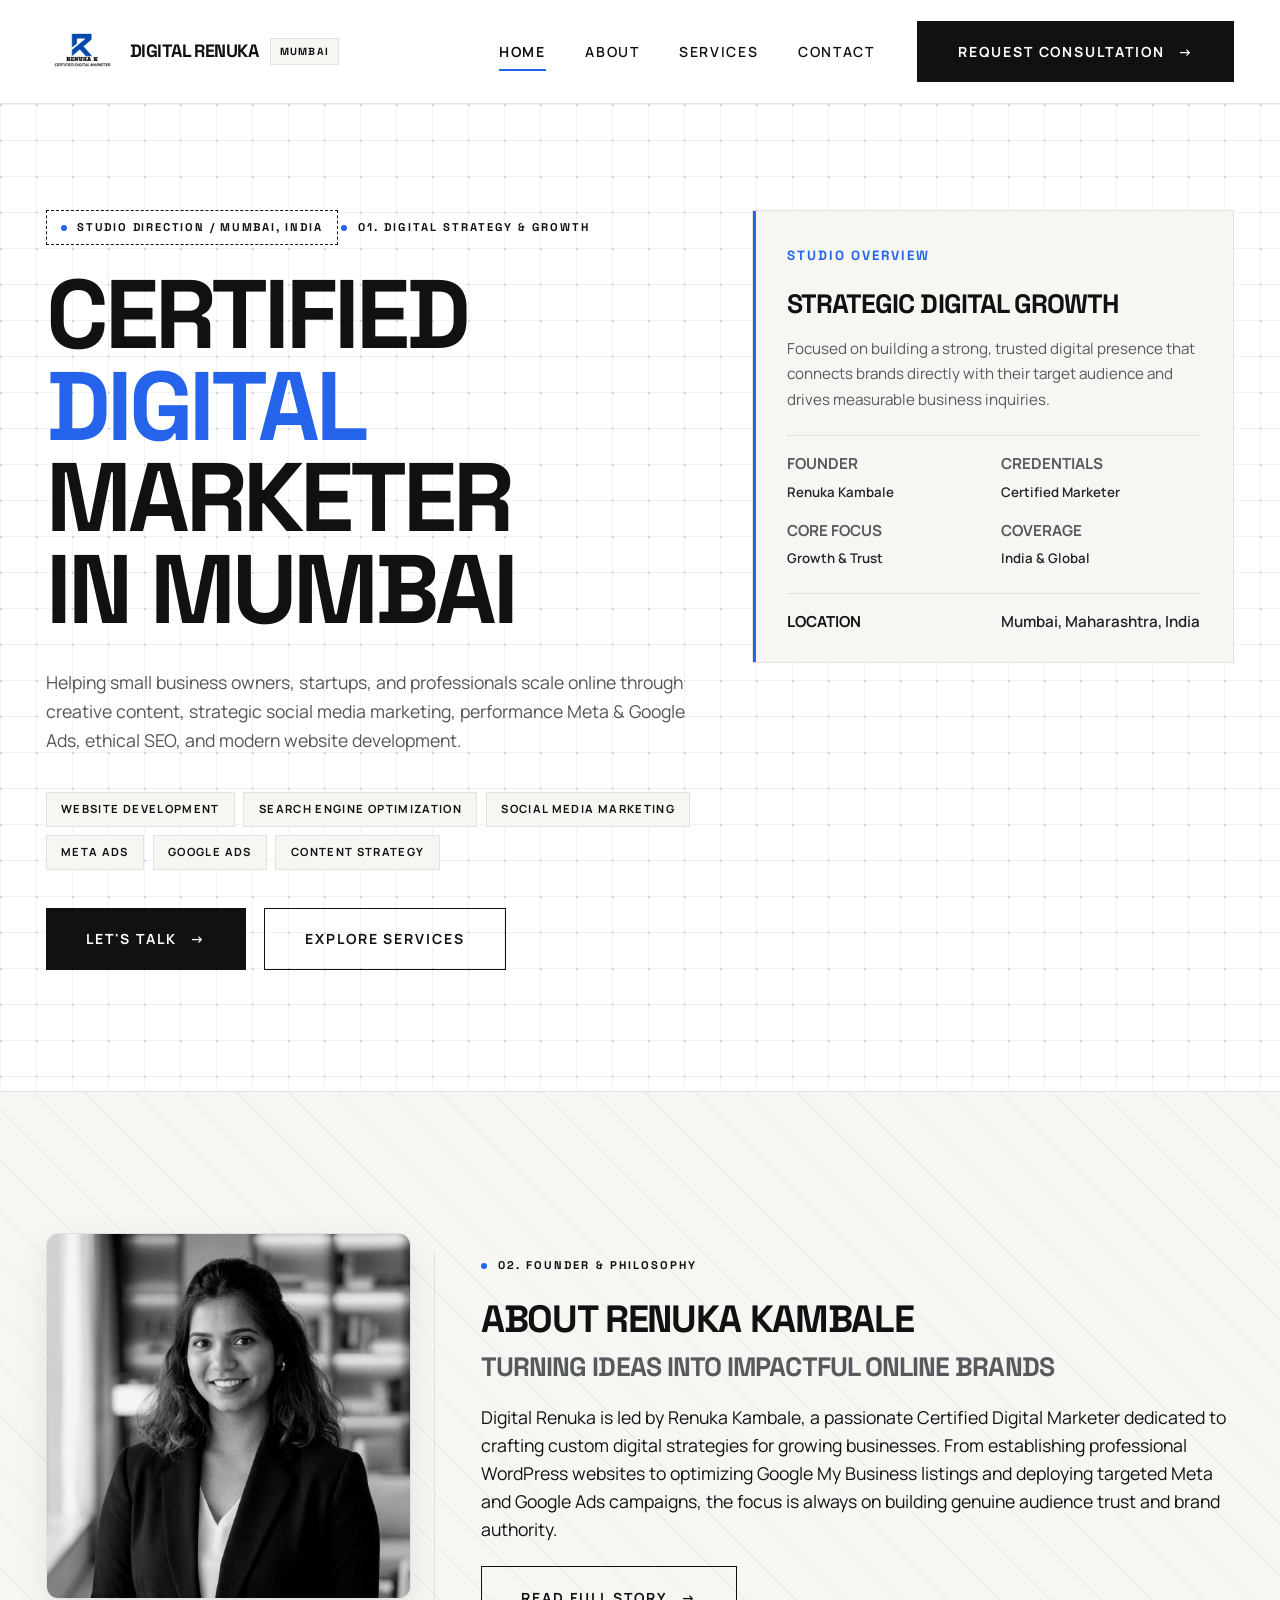
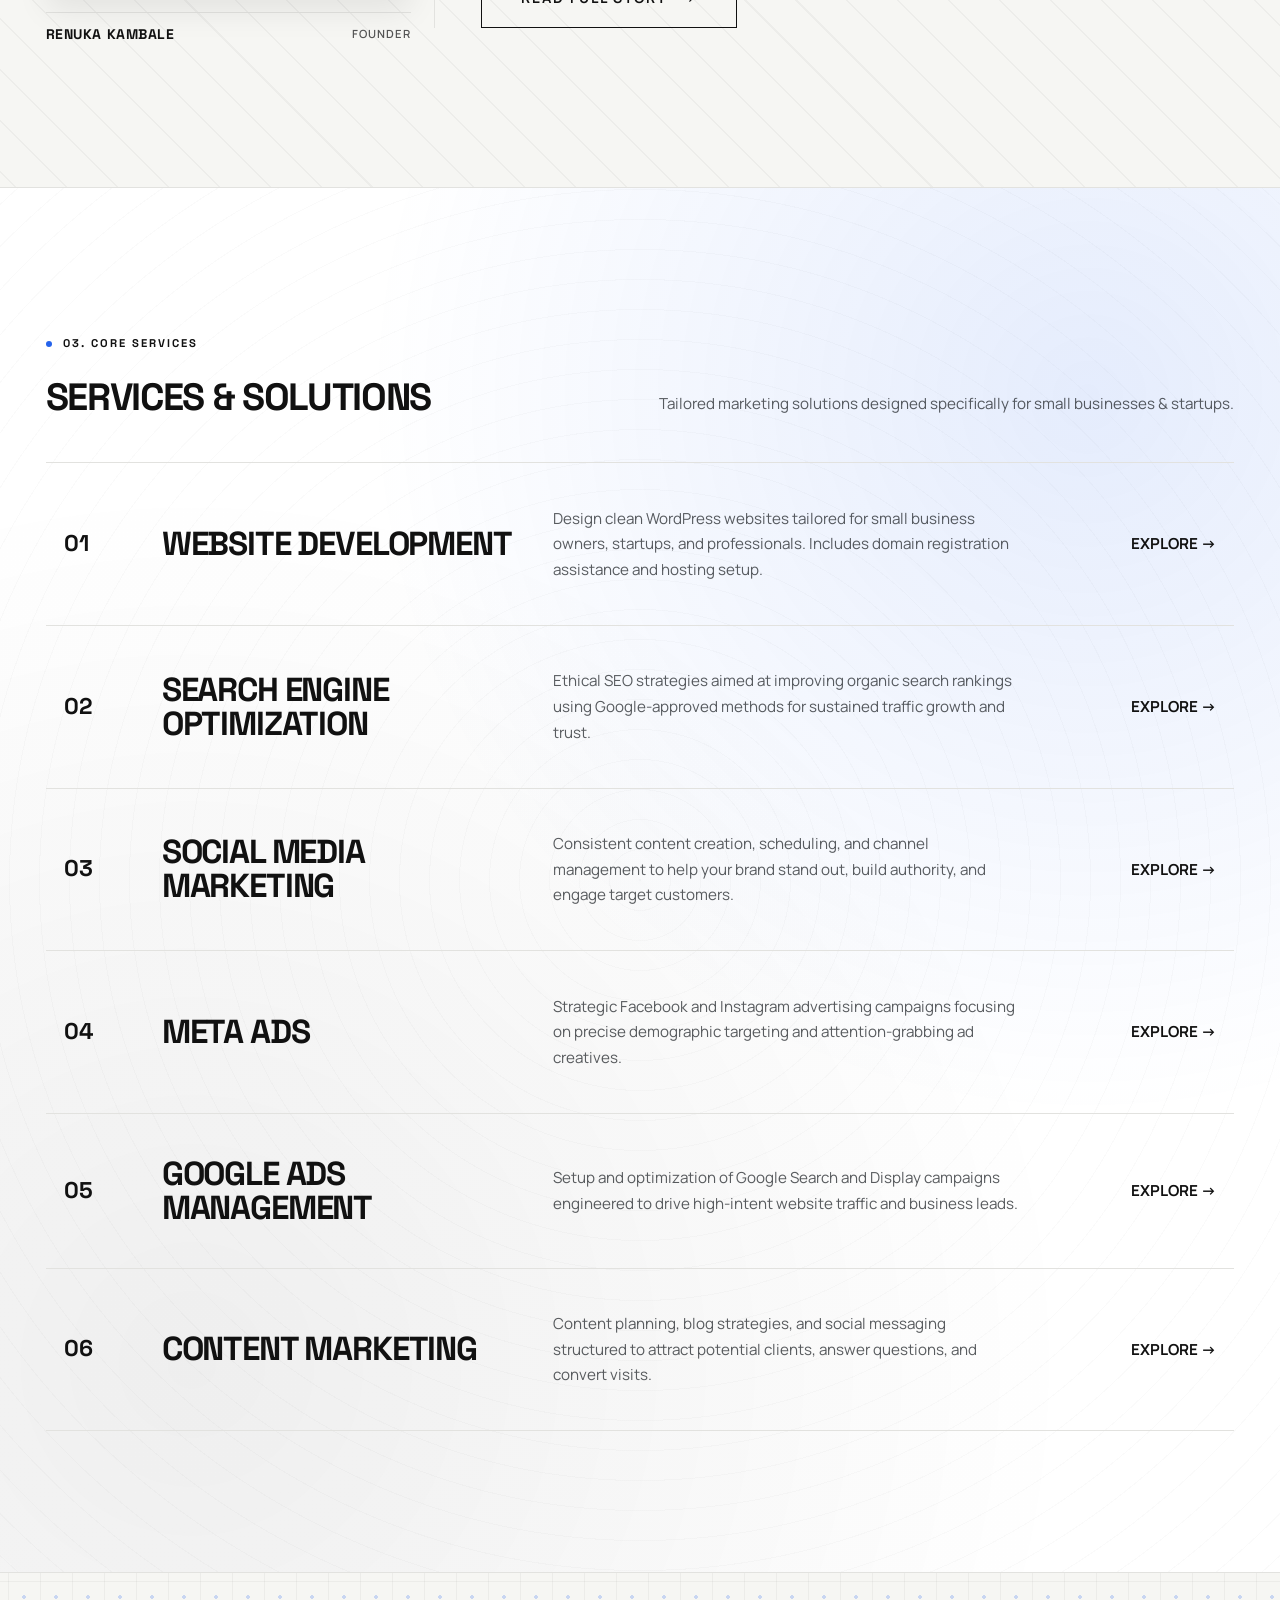
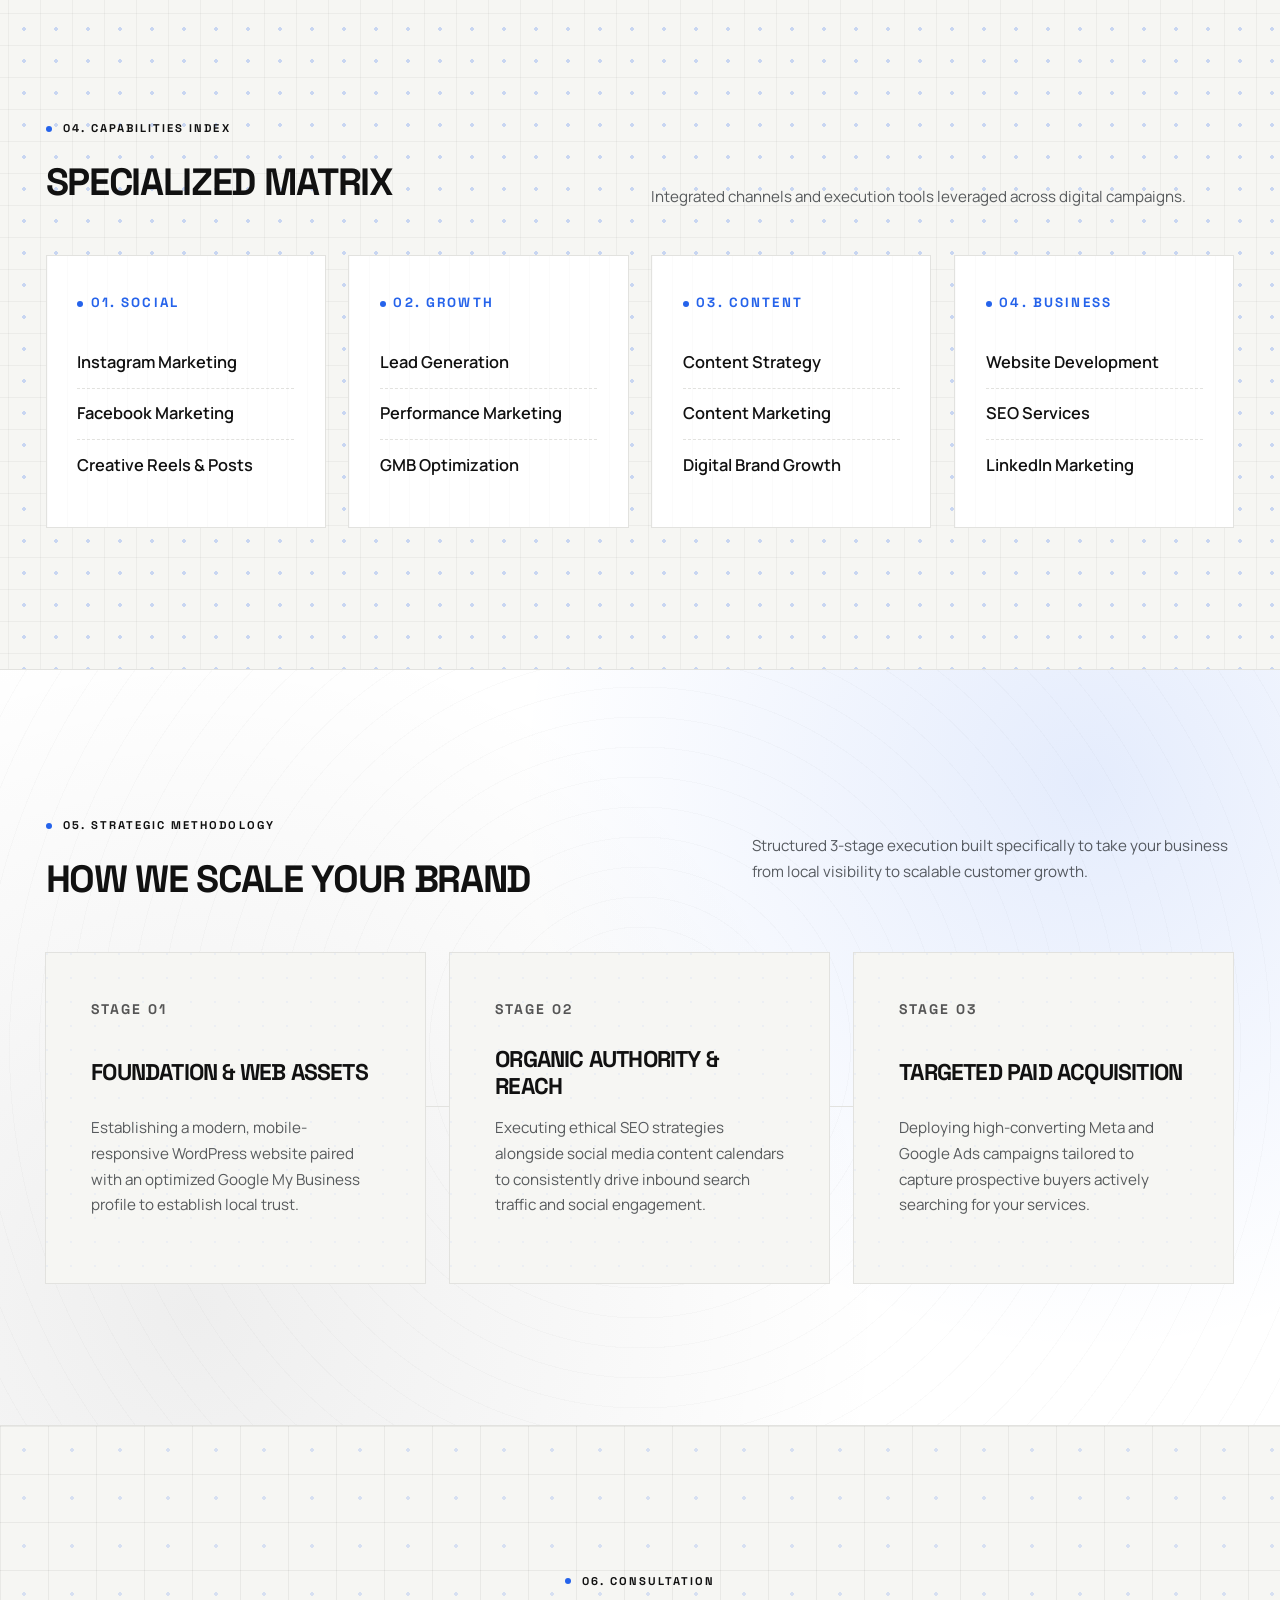
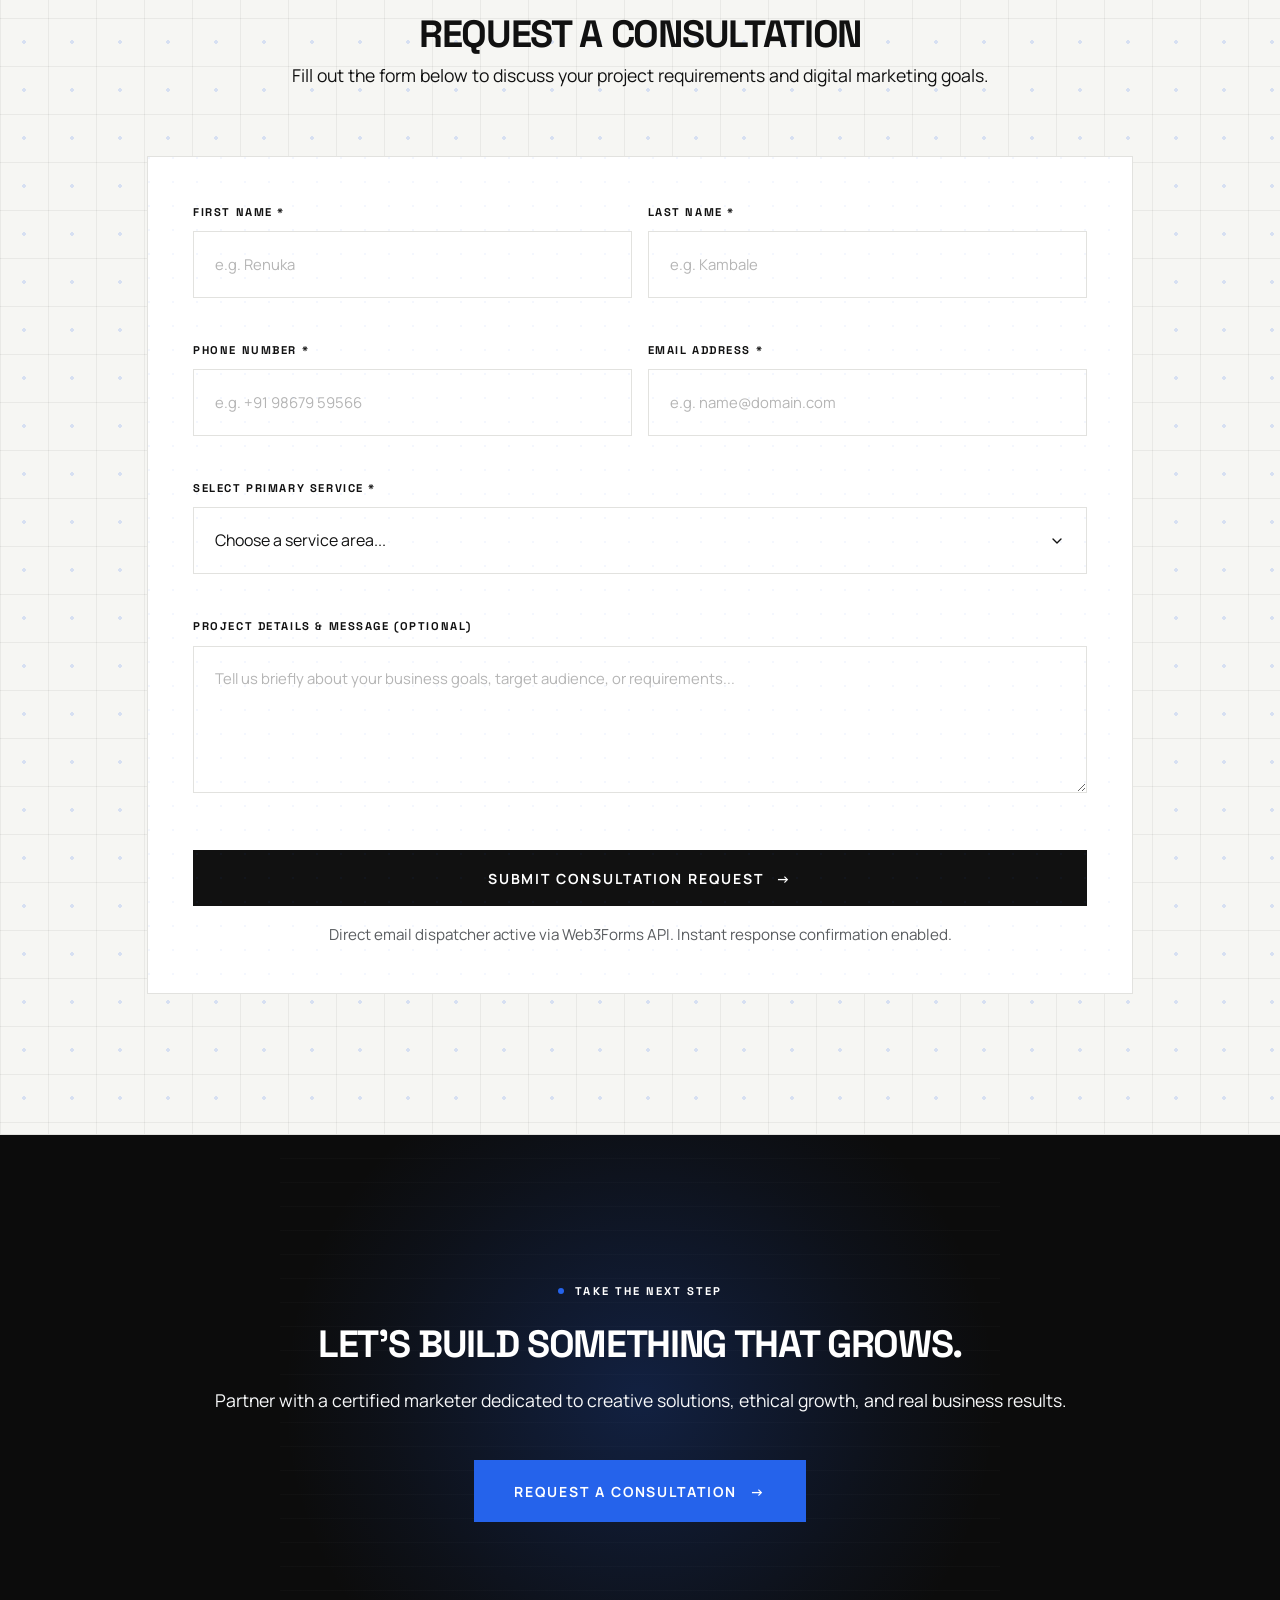
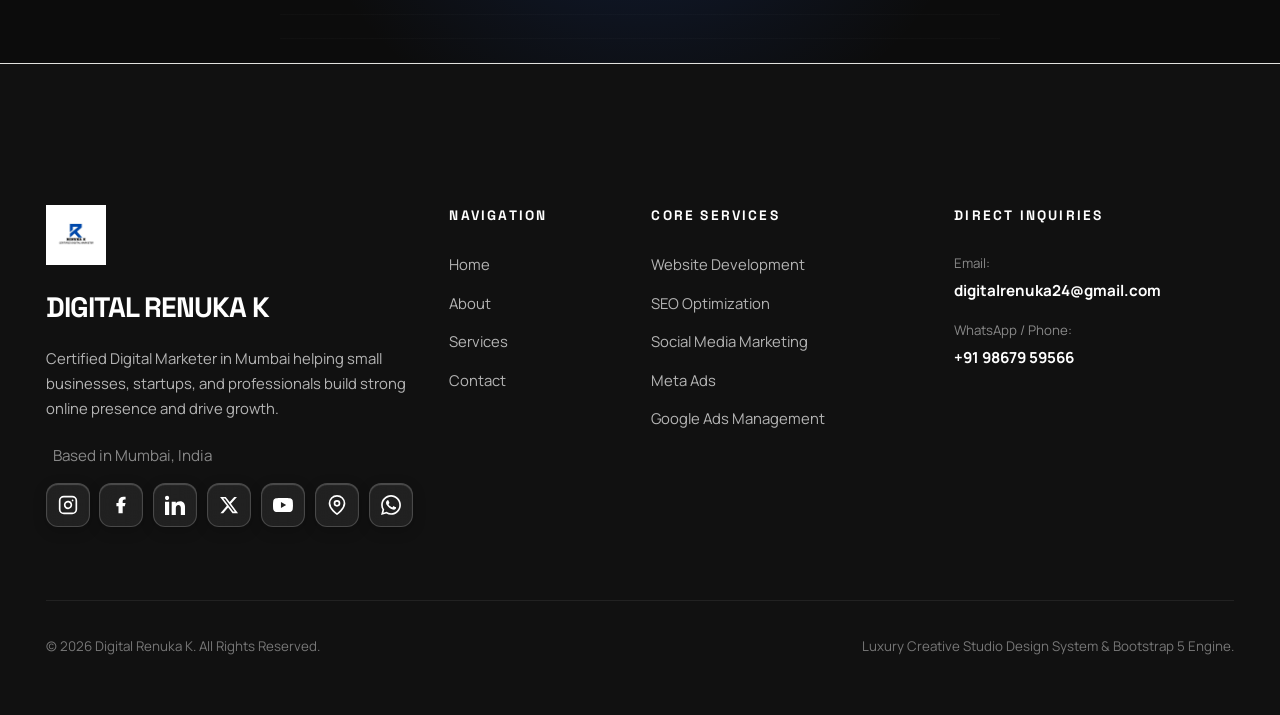
<file: index.html>
<!DOCTYPE html>
<html lang="en">

<head>
  <meta charset="UTF-8">
  <meta name="viewport" content="width=device-width, initial-scale=1.0">
  <title>Digital Renuka | Certified Digital Marketer in Mumbai</title>
  <meta name="description"
    content="Certified Digital Marketer in Mumbai. Helping small business owners, startups, and professionals grow through Social Media, SEO, Web Development, Meta Ads & Google Ads.">
  <meta name="author" content="Digital Renuka">
  <meta name="robots" content="index, follow">
  <link rel="icon" type="image/jpeg" href="images/logo/logo.jpeg">

  <!-- Canonical & Open Graph Metadata -->
  <link rel="canonical" href="https://digitalrenuka.in/">
  <meta property="og:title" content="Digital Renuka | Certified Digital Marketer in Mumbai">
  <meta property="og:description"
    content="Helping small businesses and startups grow through social media marketing, ethical SEO, web development, Meta & Google Ads.">
  <meta property="og:url" content="https://digitalrenuka.in/">
  <meta property="og:type" content="website">
  <meta property="og:site_name" content="Digital Renuka">

  <!-- Premium Modern Grotesk Google Fonts -->
  <link rel="preconnect" href="https://fonts.googleapis.com">
  <link rel="preconnect" href="https://fonts.gstatic.com" crossorigin>
  <link
    href="https://fonts.googleapis.com/css2?family=Manrope:wght@400;500;600;700;800&family=Space+Grotesk:wght@500;600;700;800&display=swap"
    rel="stylesheet">

  <!-- Bootstrap 5 CSS -->
  <link rel="stylesheet" href="https://cdn.jsdelivr.net/npm/bootstrap@5.3.3/dist/css/bootstrap.min.css">

  <!-- Custom Luxury Design System & Responsive CSS -->
  <link rel="stylesheet" href="css/style.css">
  <link rel="stylesheet" href="css/responsive.css">
</head>

<body>

  <!-- ==========================================================================
       HEADER & NAVIGATION
       ========================================================================== -->
  <header>
    <nav class="navbar navbar-expand-lg navbar-custom" aria-label="Main Navigation">
      <div class="container-fluid px-md-5">

        <!-- Brand Logo / Wordmark -->
        <a class="navbar-brand" href="index.html" aria-label="Digital Renuka Home">
          <img src="images/logo/logo.jpeg" alt="Digital Renuka Logo" class="brand-logo-img">
          <span class="d-none d-sm-inline-block">DIGITAL RENUKA</span>
          <span class="navbar-brand-badge">MUMBAI</span>
        </a>

        <!-- Mobile Toggler -->
        <button class="navbar-toggler-custom navbar-toggler d-lg-none" type="button" data-bs-toggle="collapse"
          data-bs-target="#mainNavbar" aria-controls="mainNavbar" aria-expanded="false"
          aria-label="Toggle navigation menu">
          <span class="toggler-icon-bar"></span>
          <span class="toggler-icon-bar"></span>
          <span class="toggler-icon-bar"></span>
        </button>

        <!-- Navbar Links -->
        <div class="collapse navbar-collapse justify-content-end" id="mainNavbar">
          <ul class="navbar-nav me-lg-4">
            <li class="nav-item">
              <a class="nav-link active" href="index.html" aria-current="page">Home</a>
            </li>
            <li class="nav-item">
              <a class="nav-link" href="about.html">About</a>
            </li>
            <li class="nav-item">
              <a class="nav-link" href="services.html">Services</a>
            </li>
            <li class="nav-item">
              <a class="nav-link" href="contact.html">Contact</a>
            </li>
          </ul>

          <!-- Primary Header CTA -->
          <a href="contact.html" class="btn-editorial btn-editorial-black">
            Request Consultation <span class="btn-arrow" aria-hidden="true">&rarr;</span>
          </a>
        </div>

      </div>
    </nav>
  </header>

  <main id="main-content">

    <!-- ==========================================================================
         HERO SECTION (SIGNATURE EDITORIAL AREA)
         ========================================================================== -->
    <section class="hero-editorial" aria-label="Hero Introduction">
      <div class="hero-bg-pattern" aria-hidden="true"></div>

      <div class="container-fluid px-md-5 position-relative z-1">
        <div class="row align-items-start">

          <div class="col-lg-7 pe-lg-5">
            <div class="human-signature-stamp">
              <span class="stamp-dot" aria-hidden="true"></span> STUDIO DIRECTION / MUMBAI, INDIA
            </div>

            <span class="section-label">01. Digital Strategy & Growth</span>

            <h1 class="hero-title">
              CERTIFIED<br>
              <span class="hero-accent-text">DIGITAL</span><br>
              MARKETER<br>
              IN MUMBAI
            </h1>

            <p class="hero-subtitle">
              Helping small business owners, startups, and professionals scale online through creative content,
              strategic social media marketing, performance Meta & Google Ads, ethical SEO, and modern website
              development.
            </p>

            <!-- Verified Service Pills -->
            <div class="hero-tag-group" aria-label="Core Service Areas">
              <span class="hero-tag">Website Development</span>
              <span class="hero-tag">Search Engine Optimization</span>
              <span class="hero-tag">Social Media Marketing</span>
              <span class="hero-tag">Meta Ads</span>
              <span class="hero-tag">Google Ads</span>
              <span class="hero-tag">Content Strategy</span>
            </div>

            <!-- Hero Action Buttons -->
            <div class="btn-group-mobile-stack">
              <a href="contact.html" class="btn-editorial btn-editorial-black me-sm-3">
                Let's Talk <span class="btn-arrow" aria-hidden="true">&rarr;</span>
              </a>
              <a href="services.html" class="btn-editorial btn-editorial-outline">
                Explore Services
              </a>
            </div>
          </div>

          <!-- Right Column Editorial Feature Block -->
          <div class="col-lg-5 mt-5 mt-lg-0">
            <div class="hero-feature-box">
              <span class="hero-feature-number">STUDIO OVERVIEW</span>
              <h2 class="h3 font-editorial fw-bold text-uppercase mb-3">STRATEGIC DIGITAL GROWTH</h2>
              <p class="mb-4 text-muted">
                Focused on building a strong, trusted digital presence that connects brands directly with their target
                audience and drives measurable business inquiries.
              </p>

              <!-- Studio Key Highlights -->
              <div class="border-top-thin pt-3 mb-4">
                <div class="row g-3">
                  <div class="col-6">
                    <span class="micro-text text-uppercase fw-bold text-muted d-block mb-1">FOUNDER</span>
                    <span class="fw-semibold small text-dark d-block">Renuka Kambale</span>
                  </div>
                  <div class="col-6">
                    <span class="micro-text text-uppercase fw-bold text-muted d-block mb-1">CREDENTIALS</span>
                    <span class="fw-semibold small text-dark d-block">Certified Marketer</span>
                  </div>
                  <div class="col-6">
                    <span class="micro-text text-uppercase fw-bold text-muted d-block mb-1">CORE FOCUS</span>
                    <span class="fw-semibold small text-dark d-block">Growth & Trust</span>
                  </div>
                  <div class="col-6">
                    <span class="micro-text text-uppercase fw-bold text-muted d-block mb-1">COVERAGE</span>
                    <span class="fw-semibold small text-dark d-block">India & Global</span>
                  </div>
                </div>
              </div>

              <div class="border-top-thin pt-3">
                <div class="d-flex justify-content-between align-items-center">
                  <span class="text-uppercase fw-bold micro-text">Location</span>
                  <span class="fw-semibold text-dark">Mumbai, Maharashtra, India</span>
                </div>
              </div>
            </div>
          </div>

        </div>
      </div>
    </section>

    <!-- ==========================================================================
         ABOUT INTRODUCTION SECTION
         ========================================================================== -->
    <section class="section-padding bg-off-white border-bottom-thin position-relative overflow-hidden"
      aria-label="About Introduction">
      <div class="bg-pattern-diagonal" aria-hidden="true"></div>
      <div class="container-fluid px-md-5 position-relative z-1">
        <div class="row align-items-center g-5">

          <div class="col-lg-4">
            <div class="founder-photo-wrapper">
              <div class="founder-photo-card">
                <img src="images/renuka.jpg" alt="Renuka Kambale - Founder & Certified Digital Marketer"
                  class="founder-photo-img">
              </div>
              <div class="founder-photo-caption">
                <span class="caption-name">Renuka Kambale</span>
                <span class="caption-role">Founder</span>
              </div>
            </div>
          </div>

          <div class="col-lg-8 border-lg-left ps-lg-5">
            <span class="section-label">02. Founder & Philosophy</span>
            <h2 class="display-heading h1 text-uppercase mb-3">ABOUT RENUKA KAMBALE</h2>
            <h3 class="display-heading h3 text-uppercase mb-4 text-muted">
              TURNING IDEAS INTO IMPACTFUL ONLINE BRANDS
            </h3>
            <p class="lead-text mb-4">
              Digital Renuka is led by Renuka Kambale, a passionate Certified Digital Marketer dedicated to crafting
              custom digital strategies for growing businesses. From establishing professional WordPress websites to
              optimizing Google My Business listings and deploying targeted Meta and Google Ads campaigns, the focus is
              always on building genuine audience trust and brand authority.
            </p>
            <a href="about.html" class="btn-editorial btn-editorial-outline">
              Read Full Story <span class="btn-arrow" aria-hidden="true">&rarr;</span>
            </a>
          </div>

        </div>
      </div>
    </section>

    <!-- ==========================================================================
         CORE SERVICES OVERVIEW (EDITORIAL SERVICE SYSTEM)
         ========================================================================== -->
    <section class="section-padding border-bottom-thin position-relative overflow-hidden" aria-label="Core Services">
      <div class="bg-pattern-waves" aria-hidden="true"></div>
      <div class="container-fluid px-md-5 position-relative z-1">

        <div class="row align-items-end mb-5">
          <div class="col-lg-6">
            <span class="section-label">03. Core Services</span>
            <h2 class="display-heading h1 text-uppercase mb-0">SERVICES & SOLUTIONS</h2>
          </div>
          <div class="col-lg-6 text-lg-end mt-3 mt-lg-0">
            <p class="text-muted mb-0">Tailored marketing solutions designed specifically for small businesses &
              startups.</p>
          </div>
        </div>

        <div class="service-editorial-list">

          <!-- 01 Website Development -->
          <article class="service-row-item">
            <div class="row align-items-center g-4">
              <div class="col-lg-1 col-2">
                <span class="service-row-number">01</span>
              </div>
              <div class="col-lg-4 col-10">
                <h3 class="service-row-title text-uppercase mb-0">Website Development</h3>
              </div>
              <div class="col-lg-5">
                <p class="mb-0 text-muted">
                  Design clean WordPress websites tailored for small business owners, startups, and professionals.
                  Includes domain registration assistance and hosting setup.
                </p>
              </div>
              <div class="col-lg-2 text-lg-end">
                <a href="services.html#website-dev" class="fw-bold text-uppercase micro-text">Explore &rarr;</a>
              </div>
            </div>
          </article>

          <!-- 02 Search Engine Optimization -->
          <article class="service-row-item">
            <div class="row align-items-center g-4">
              <div class="col-lg-1 col-2">
                <span class="service-row-number">02</span>
              </div>
              <div class="col-lg-4 col-10">
                <h3 class="service-row-title text-uppercase mb-0">Search Engine Optimization</h3>
              </div>
              <div class="col-lg-5">
                <p class="mb-0 text-muted">
                  Ethical SEO strategies aimed at improving organic search rankings using Google-approved methods for
                  sustained traffic growth and trust.
                </p>
              </div>
              <div class="col-lg-2 text-lg-end">
                <a href="services.html#seo" class="fw-bold text-uppercase micro-text">Explore &rarr;</a>
              </div>
            </div>
          </article>

          <!-- 03 Social Media Marketing -->
          <article class="service-row-item">
            <div class="row align-items-center g-4">
              <div class="col-lg-1 col-2">
                <span class="service-row-number">03</span>
              </div>
              <div class="col-lg-4 col-10">
                <h3 class="service-row-title text-uppercase mb-0">Social Media Marketing</h3>
              </div>
              <div class="col-lg-5">
                <p class="mb-0 text-muted">
                  Consistent content creation, scheduling, and channel management to help your brand stand out, build
                  authority, and engage target customers.
                </p>
              </div>
              <div class="col-lg-2 text-lg-end">
                <a href="services.html#social-media" class="fw-bold text-uppercase micro-text">Explore &rarr;</a>
              </div>
            </div>
          </article>

          <!-- 04 Meta Ads Management -->
          <article class="service-row-item">
            <div class="row align-items-center g-4">
              <div class="col-lg-1 col-2">
                <span class="service-row-number">04</span>
              </div>
              <div class="col-lg-4 col-10">
                <h3 class="service-row-title text-uppercase mb-0">Meta Ads</h3>
              </div>
              <div class="col-lg-5">
                <p class="mb-0 text-muted">
                  Strategic Facebook and Instagram advertising campaigns focusing on precise demographic targeting and
                  attention-grabbing ad creatives.
                </p>
              </div>
              <div class="col-lg-2 text-lg-end">
                <a href="services.html#meta-ads" class="fw-bold text-uppercase micro-text">Explore &rarr;</a>
              </div>
            </div>
          </article>

          <!-- 05 Google Ads Management -->
          <article class="service-row-item">
            <div class="row align-items-center g-4">
              <div class="col-lg-1 col-2">
                <span class="service-row-number">05</span>
              </div>
              <div class="col-lg-4 col-10">
                <h3 class="service-row-title text-uppercase mb-0">Google Ads Management</h3>
              </div>
              <div class="col-lg-5">
                <p class="mb-0 text-muted">
                  Setup and optimization of Google Search and Display campaigns engineered to drive high-intent website
                  traffic and business leads.
                </p>
              </div>
              <div class="col-lg-2 text-lg-end">
                <a href="services.html#google-ads" class="fw-bold text-uppercase micro-text">Explore &rarr;</a>
              </div>
            </div>
          </article>

          <!-- 06 Content Marketing -->
          <article class="service-row-item">
            <div class="row align-items-center g-4">
              <div class="col-lg-1 col-2">
                <span class="service-row-number">06</span>
              </div>
              <div class="col-lg-4 col-10">
                <h3 class="service-row-title text-uppercase mb-0">Content Marketing</h3>
              </div>
              <div class="col-lg-5">
                <p class="mb-0 text-muted">
                  Content planning, blog strategies, and social messaging structured to attract potential clients,
                  answer questions, and convert visits.
                </p>
              </div>
              <div class="col-lg-2 text-lg-end">
                <a href="services.html#content-marketing" class="fw-bold text-uppercase micro-text">Explore &rarr;</a>
              </div>
            </div>
          </article>

        </div>

      </div>
    </section>

    <!-- ==========================================================================
         CAPABILITIES INDEX (TYPOGRAPHIC MATRIX)
         ========================================================================== -->
    <section class="section-padding bg-off-white border-bottom-thin matrix-bg-pattern" aria-label="Capabilities Index">
      <div class="container-fluid px-md-5 position-relative z-1">

        <div class="row mb-5">
          <div class="col-lg-6">
            <span class="section-label">04. Capabilities Index</span>
            <h2 class="display-heading h1 text-uppercase">SPECIALIZED MATRIX</h2>
          </div>
          <div class="col-lg-6 align-self-end">
            <p class="text-muted mb-0">Integrated channels and execution tools leveraged across digital campaigns.</p>
          </div>
        </div>

        <div class="row g-4">

          <!-- Category 1: Social -->
          <div class="col-md-6 col-lg-3">
            <div class="matrix-group-card">
              <div class="matrix-group-title">01. SOCIAL</div>
              <ul class="matrix-item-list">
                <li>Instagram Marketing</li>
                <li>Facebook Marketing</li>
                <li>Creative Reels & Posts</li>
              </ul>
            </div>
          </div>

          <!-- Category 2: Growth -->
          <div class="col-md-6 col-lg-3">
            <div class="matrix-group-card">
              <div class="matrix-group-title">02. GROWTH</div>
              <ul class="matrix-item-list">
                <li>Lead Generation</li>
                <li>Performance Marketing</li>
                <li>GMB Optimization</li>
              </ul>
            </div>
          </div>

          <!-- Category 3: Content -->
          <div class="col-md-6 col-lg-3">
            <div class="matrix-group-card">
              <div class="matrix-group-title">03. CONTENT</div>
              <ul class="matrix-item-list">
                <li>Content Strategy</li>
                <li>Content Marketing</li>
                <li>Digital Brand Growth</li>
              </ul>
            </div>
          </div>

          <!-- Category 4: Business -->
          <div class="col-md-6 col-lg-3">
            <div class="matrix-group-card">
              <div class="matrix-group-title">04. BUSINESS</div>
              <ul class="matrix-item-list">
                <li>Website Development</li>
                <li>SEO Services</li>
                <li>LinkedIn Marketing</li>
              </ul>
            </div>
          </div>

        </div>

      </div>
    </section>

    <!-- ==========================================================================
         STRATEGIC METHODOLOGY (SOLUTIONS SHOWCASE)
         ========================================================================== -->
    <section class="section-padding border-bottom-thin position-relative overflow-hidden"
      aria-label="Strategic Methodology">
      <div class="bg-pattern-waves" aria-hidden="true"></div>
      <div class="container-fluid px-md-5 position-relative z-1">

        <div class="row align-items-center mb-5">
          <div class="col-lg-7">
            <span class="section-label">05. Strategic Methodology</span>
            <h2 class="display-heading h1 text-uppercase">HOW WE SCALE YOUR BRAND</h2>
          </div>
          <div class="col-lg-5">
            <p class="text-muted mb-0">Structured 3-stage execution built specifically to take your business from local
              visibility to scalable customer growth.</p>
          </div>
        </div>

        <div class="row g-4 methodology-row">

          <div class="col-lg-4 reveal-on-scroll">
            <div class="editorial-card editorial-card-methodology bg-off-white">
              <span class="editorial-card-number">STAGE 01</span>
              <h3 class="h4 text-uppercase fw-bold mb-3">FOUNDATION & WEB ASSETS</h3>
              <p class="text-muted">
                Establishing a modern, mobile-responsive WordPress website paired with an optimized Google My Business
                profile to establish local trust.
              </p>
            </div>
          </div>

          <div class="col-lg-4 reveal-on-scroll">
            <div class="editorial-card editorial-card-methodology bg-off-white">
              <span class="editorial-card-number">STAGE 02</span>
              <h3 class="h4 text-uppercase fw-bold mb-3">ORGANIC AUTHORITY & REACH</h3>
              <p class="text-muted">
                Executing ethical SEO strategies alongside social media content calendars to consistently drive inbound
                search traffic and social engagement.
              </p>
            </div>
          </div>

          <div class="col-lg-4 reveal-on-scroll">
            <div class="editorial-card editorial-card-methodology bg-off-white">
              <span class="editorial-card-number">STAGE 03</span>
              <h3 class="h4 text-uppercase fw-bold mb-3">TARGETED PAID ACQUISITION</h3>
              <p class="text-muted">
                Deploying high-converting Meta and Google Ads campaigns tailored to capture prospective buyers actively
                searching for your services.
              </p>
            </div>
          </div>

        </div>

      </div>
    </section>

    <!-- ==========================================================================
         CONSULTATION FORM SECTION
         ========================================================================== -->
    <section class="section-padding bg-off-white border-bottom-thin position-relative overflow-hidden"
      aria-label="Request Consultation Form">
      <div class="bg-pattern-crosshairs" aria-hidden="true"></div>
      <div class="container-fluid px-md-5 position-relative z-1">
        <div class="row justify-content-center">

          <div class="col-lg-8 text-center mb-5">
            <span class="section-label">06. Consultation</span>
            <h2 class="display-heading h1 text-uppercase">REQUEST A CONSULTATION</h2>
            <p class="lead-text">Fill out the form below to discuss your project requirements and digital marketing
              goals.</p>
          </div>

          <div class="col-lg-10">
            <div class="editorial-card bg-white p-4 p-md-5">

              <!-- Form Success State Banner -->
              <div id="formSuccessBanner" class="form-success-banner text-center" tabindex="-1">
                <h3 class="h2 font-editorial text-uppercase mb-2">Thank You!</h3>
                <p class="lead-text mb-3">Your consultation request has been validated successfully.</p>
                <p class="text-muted mb-0">We will review your inquiry and connect with you shortly via the provided
                  email address.</p>
              </div>

              <!-- Consultation Form (Web3Forms API Integration) -->
              <form id="consultationForm" novalidate aria-label="Consultation Inquiry Form">
                <!-- TODO: Replace YOUR_ACCESS_KEY_HERE with your real key from https://web3forms.com -->
                <input type="hidden" name="access_key" value="f7c926ce-bb7c-4e90-ada3-851eb41a58c9">

                <!-- Honeypot Spam-Trap Field -->
                <input type="checkbox" name="botcheck" class="hidden" style="display:none">

                <div class="row g-3">

                  <div class="col-md-6">
                    <div class="form-group-editorial">
                      <label for="firstName" class="form-label-editorial">First Name *</label>
                      <input type="text" id="firstName" name="firstName" class="form-control-editorial"
                        placeholder="e.g. Renuka" required>
                      <div class="form-feedback-error">Please enter your first name.</div>
                    </div>
                  </div>

                  <div class="col-md-6">
                    <div class="form-group-editorial">
                      <label for="lastName" class="form-label-editorial">Last Name *</label>
                      <input type="text" id="lastName" name="lastName" class="form-control-editorial"
                        placeholder="e.g. Kambale" required>
                      <div class="form-feedback-error">Please enter your last name.</div>
                    </div>
                  </div>

                  <div class="col-md-6">
                    <div class="form-group-editorial">
                      <label for="phoneNumber" class="form-label-editorial">Phone Number *</label>
                      <input type="tel" id="phoneNumber" name="phoneNumber" class="form-control-editorial"
                        placeholder="e.g. +91 98679 59566" required>
                      <div class="form-feedback-error">Please enter a valid contact number.</div>
                    </div>
                  </div>

                  <div class="col-md-6">
                    <div class="form-group-editorial">
                      <label for="emailAddress" class="form-label-editorial">Email Address *</label>
                      <input type="email" id="emailAddress" name="emailAddress" class="form-control-editorial"
                        placeholder="e.g. name@domain.com" required>
                      <div class="form-feedback-error">Please enter a valid email address.</div>
                    </div>
                  </div>

                  <div class="col-12">
                    <div class="form-group-editorial">
                      <label for="serviceSelect" class="form-label-editorial">Select Primary Service *</label>
                      <select id="serviceSelect" name="serviceSelect" class="form-control-editorial" required>
                        <option value="" disabled selected>Choose a service area...</option>
                        <option value="Website Development">Website Development</option>
                        <option value="Search Engine Optimization">Search Engine Optimization (SEO)</option>
                        <option value="Social Media Marketing">Social Media Marketing</option>
                        <option value="Meta Ads Management">Meta Ads Management</option>
                        <option value="Google Ads Management">Google Ads Management</option>
                        <option value="Content Marketing">Content Marketing</option>
                        <option value="Comprehensive Growth Package">Comprehensive Growth Package</option>
                      </select>
                      <div class="form-feedback-error">Please select a service area.</div>
                    </div>
                  </div>

                  <div class="col-12">
                    <div class="form-group-editorial">
                      <label for="projectMessage" class="form-label-editorial">Project Details & Message
                        (Optional)</label>
                      <textarea id="projectMessage" name="projectMessage" class="form-control-editorial" rows="4"
                        placeholder="Tell us briefly about your business goals, target audience, or requirements..."></textarea>
                    </div>
                  </div>

                  <div class="col-12 mt-4 text-center">
                    <button type="submit" class="btn-editorial btn-editorial-black w-100 py-3">
                      Submit Consultation Request <span class="btn-arrow" aria-hidden="true">&rarr;</span>
                    </button>
                    <p class="text-muted micro-text mt-3 mb-0">Direct email dispatcher active via Web3Forms API. Instant
                      response confirmation enabled.</p>
                  </div>

                </div>
              </form>

            </div>
          </div>

        </div>
      </div>
    </section>

    <!-- ==========================================================================
         LUXURY CLOSING CTA BANNER
         ========================================================================== -->
    <section class="section-padding bg-dark-editorial" aria-label="Final Call to Action">
      <div class="cta-ambient-glow" aria-hidden="true"></div>
      <div class="container-fluid px-md-5 text-center position-relative z-1">
        <span class="section-label light">Take The Next Step</span>
        <h2 class="display-heading h1 text-uppercase text-white mb-4">LET'S BUILD SOMETHING THAT GROWS.</h2>
        <p class="lead-text text-light max-w-700 mx-auto mb-5">
          Partner with a certified marketer dedicated to creative solutions, ethical growth, and real business results.
        </p>
        <a href="contact.html" class="btn-editorial btn-editorial-accent">
          Request A Consultation <span class="btn-arrow" aria-hidden="true">&rarr;</span>
        </a>
      </div>
    </section>

  </main>

  <!-- ==========================================================================
       LUXURY ARCHITECTURAL FOOTER
       ========================================================================== -->
  <footer class="footer-editorial">
    <div class="container-fluid px-md-5">
      <div class="row g-4">

        <div class="col-lg-4 mb-4 mb-lg-0">
          <img src="images/logo/logo.jpeg" alt="Digital Renuka Logo" class="footer-logo-img d-block">
          <div class="footer-brand">DIGITAL RENUKA K</div>
          <p class="footer-desc">
            Certified Digital Marketer in Mumbai helping small businesses, startups, and professionals build strong
            online presence and drive growth.
          </p>
          <div class="d-flex align-items-center gap-2 text-white-50 micro-text">
            <span class="capability-icon-dot"></span>
            <span>Based in Mumbai, India</span>
          </div>

          <!-- Social Media & Direct Channel Links -->
          <div class="footer-social-links mt-3" aria-label="Social Media Profiles">
            <a href="https://www.instagram.com/digitalrenuka24?igsh=dTQ5Zmhoa280YTBt" target="_blank"
              rel="noopener noreferrer" class="social-icon-btn" aria-label="Digital Renuka Instagram" title="Instagram">
              <svg width="20" height="20" viewBox="0 0 24 24" fill="none" stroke="currentColor" stroke-width="2"
                stroke-linecap="round" stroke-linejoin="round">
                <rect x="2" y="2" width="20" height="20" rx="5" ry="5"></rect>
                <path d="M16 11.37A4 4 0 1 1 12.63 8 4 4 0 0 1 16 11.37z"></path>
                <line x1="17.5" y1="6.5" x2="17.51" y2="6.5"></line>
              </svg>
            </a>
            <a href="https://www.facebook.com/share/1CDRFmGvdE/" target="_blank" rel="noopener noreferrer"
              class="social-icon-btn" aria-label="Digital Renuka Facebook" title="Facebook">
              <svg width="20" height="20" viewBox="0 0 24 24" fill="currentColor">
                <path
                  d="M14 13.5h2.5l1-4H14V7.5c0-1.1.9-2 2-2h1.5V2.14c-.6-.08-1.5-.14-2.5-.14-3.5 0-6 2.1-6 6v1.5H6.5v4H9V22h5v-8.5z" />
              </svg>
            </a>
            <a href="https://www.linkedin.com/in/digital-renuka-k-0265a3355?utm_source=share&utm_campaign=share_via&utm_content=profile&utm_medium=android_app"
              target="_blank" rel="noopener noreferrer" class="social-icon-btn" aria-label="Digital Renuka LinkedIn"
              title="LinkedIn">
              <svg width="20" height="20" viewBox="0 0 24 24" fill="currentColor">
                <path
                  d="M4.98 3.5c0 1.381-1.11 2.5-2.48 2.5s-2.48-1.119-2.48-2.5c0-1.38 1.11-2.5 2.48-2.5s2.48 1.12 2.48 2.5zm.02 4.5h-5v16h5v-16zm7.982 0h-4.968v16h4.969v-8.399c0-4.67 6.029-5.052 6.029 0v8.399h4.988v-10.131c0-7.88-8.922-7.593-11.018-3.714v-2.155z" />
              </svg>
            </a>
            <a href="https://x.com/Digitalrenuka24?t=pdr_6o_eLxitoDrKzkmu7A&s=08" target="_blank"
              rel="noopener noreferrer" class="social-icon-btn" aria-label="Digital Renuka Twitter X"
              title="Twitter / X">
              <svg width="20" height="20" viewBox="0 0 24 24" fill="currentColor">
                <path
                  d="M18.244 2.25h3.308l-7.227 8.26 8.502 11.24H16.17l-5.214-6.817L4.99 21.75H1.68l7.73-8.835L1.254 2.25H8.08l4.713 6.231zm-1.161 17.52h1.833L7.084 4.126H5.117z" />
              </svg>
            </a>
            <a href="https://www.youtube.com/@Digitalrenuka24" target="_blank" rel="noopener noreferrer"
              class="social-icon-btn" aria-label="Digital Renuka YouTube Channel" title="YouTube Channel">
              <svg width="20" height="20" viewBox="0 0 24 24" fill="currentColor">
                <path
                  d="M23.498 6.186a3.016 3.016 0 0 0-2.122-2.136C19.505 3.545 12 3.545 12 3.545s-7.505 0-9.377.505A3.017 3.017 0 0 0 .502 6.186C0 8.07 0 12 0 12s0 3.93.502 5.814a3.016 3.016 0 0 0 2.122 2.136c1.871.505 9.376.505 9.376.505s7.505 0 9.377-.505a3.015 3.015 0 0 0 2.122-2.136C24 15.93 24 12 24 12s0-3.93-.502-5.814zM9.545 15.568V8.432L15.818 12l-6.273 3.568z" />
              </svg>
            </a>
            <a href="https://maps.app.goo.gl/KDmsfM2EYH6APbbC6?g_st=aw" target="_blank" rel="noopener noreferrer"
              class="social-icon-btn" aria-label="Digital Renuka Google Maps Location" title="Google Maps">
              <svg width="20" height="20" viewBox="0 0 24 24" fill="none" stroke="currentColor" stroke-width="2"
                stroke-linecap="round" stroke-linejoin="round">
                <path d="M21 10c0 7-9 13-9 13s-9-6-9-13a9 9 0 0 1 18 0z"></path>
                <circle cx="12" cy="10" r="3"></circle>
              </svg>
            </a>
            <a href="https://wa.me/919867959566" target="_blank" rel="noopener noreferrer" class="social-icon-btn"
              aria-label="Digital Renuka WhatsApp Direct" title="WhatsApp">
              <svg width="20" height="20" viewBox="0 0 24 24" fill="currentColor">
                <path
                  d="M.057 24l1.687-6.163c-1.041-1.804-1.588-3.849-1.587-5.946.003-6.556 5.338-11.891 11.893-11.891 3.181.001 6.167 1.24 8.413 3.488 2.245 2.248 3.481 5.236 3.48 8.414-.003 6.557-5.338 11.892-11.893 11.892-1.99-.001-3.951-.5-5.688-1.448l-6.305 1.654zm6.597-3.807c1.676.995 3.276 1.591 5.392 1.592 5.448 0 9.886-4.434 9.889-9.885.002-5.462-4.415-9.89-9.881-9.892-5.452 0-9.887 4.434-9.889 9.884-.001 2.225.651 3.891 1.746 5.634l-.999 3.648 3.742-.981zm11.387-5.464c-.074-.124-.272-.198-.57-.347-.297-.149-1.758-.868-2.031-.967-.272-.099-.47-.149-.669.149-.198.297-.768.967-.941 1.165-.173.198-.347.223-.644.074-.297-.149-1.255-.462-2.39-1.475-.883-.788-1.48-1.761-1.653-2.059-.173-.297-.018-.458.13-.606.134-.133.297-.347.446-.521.151-.172.2-.296.3-.495.099-.198.05-.372-.025-.521-.075-.148-.669-1.611-.916-2.206-.242-.579-.487-.501-.669-.51l-.57-.01c-.198 0-.52.074-.792.372s-1.04 1.016-1.04 2.479 1.065 2.876 1.213 3.074c.149.198 2.095 3.2 5.076 4.487.709.306 1.263.489 1.694.626.712.226 1.36.194 1.872.118.571-.085 1.758-.719 2.006-1.413.248-.695.248-1.29.173-1.414z" />
              </svg>
            </a>
          </div>
        </div>

        <div class="col-6 col-lg-2 ms-lg-auto">
          <div class="footer-title">Navigation</div>
          <ul class="footer-links">
            <li><a href="index.html">Home</a></li>
            <li><a href="about.html">About</a></li>
            <li><a href="services.html">Services</a></li>
            <li><a href="contact.html">Contact</a></li>
          </ul>
        </div>

        <div class="col-6 col-lg-3">
          <div class="footer-title">Core Services</div>
          <ul class="footer-links">
            <li><a href="services.html#website-dev">Website Development</a></li>
            <li><a href="services.html#seo">SEO Optimization</a></li>
            <li><a href="services.html#social-media">Social Media Marketing</a></li>
            <li><a href="services.html#meta-ads">Meta Ads</a></li>
            <li><a href="services.html#google-ads">Google Ads Management</a></li>
          </ul>
        </div>

        <div class="col-lg-3">
          <div class="footer-title">Direct Inquiries</div>
          <p class="text-white-50 small mb-1">Email:</p>
          <a href="mailto:digitalrenuka24@gmail.com"
            class="fw-bold text-white d-block mb-3">digitalrenuka24@gmail.com</a>
          <p class="text-white-50 small mb-1">WhatsApp / Phone:</p>
          <a href="https://wa.me/919867959566" target="_blank" rel="noopener noreferrer"
            class="fw-bold text-white d-block">+91 98679 59566</a>
        </div>

      </div>

      <div class="footer-bottom">
        <div>&copy; 2026 Digital Renuka K. All Rights Reserved.</div>
        <div>Luxury Creative Studio Design System & Bootstrap 5 Engine.</div>
      </div>
    </div>
  </footer>

  <!-- Bootstrap 5 Bundle JS -->
  <script src="https://cdn.jsdelivr.net/npm/bootstrap@5.3.3/dist/js/bootstrap.bundle.min.js"></script>

  <!-- Custom Vanilla JS -->
  <script src="js/script.js"></script>
</body>

</html>
</file>
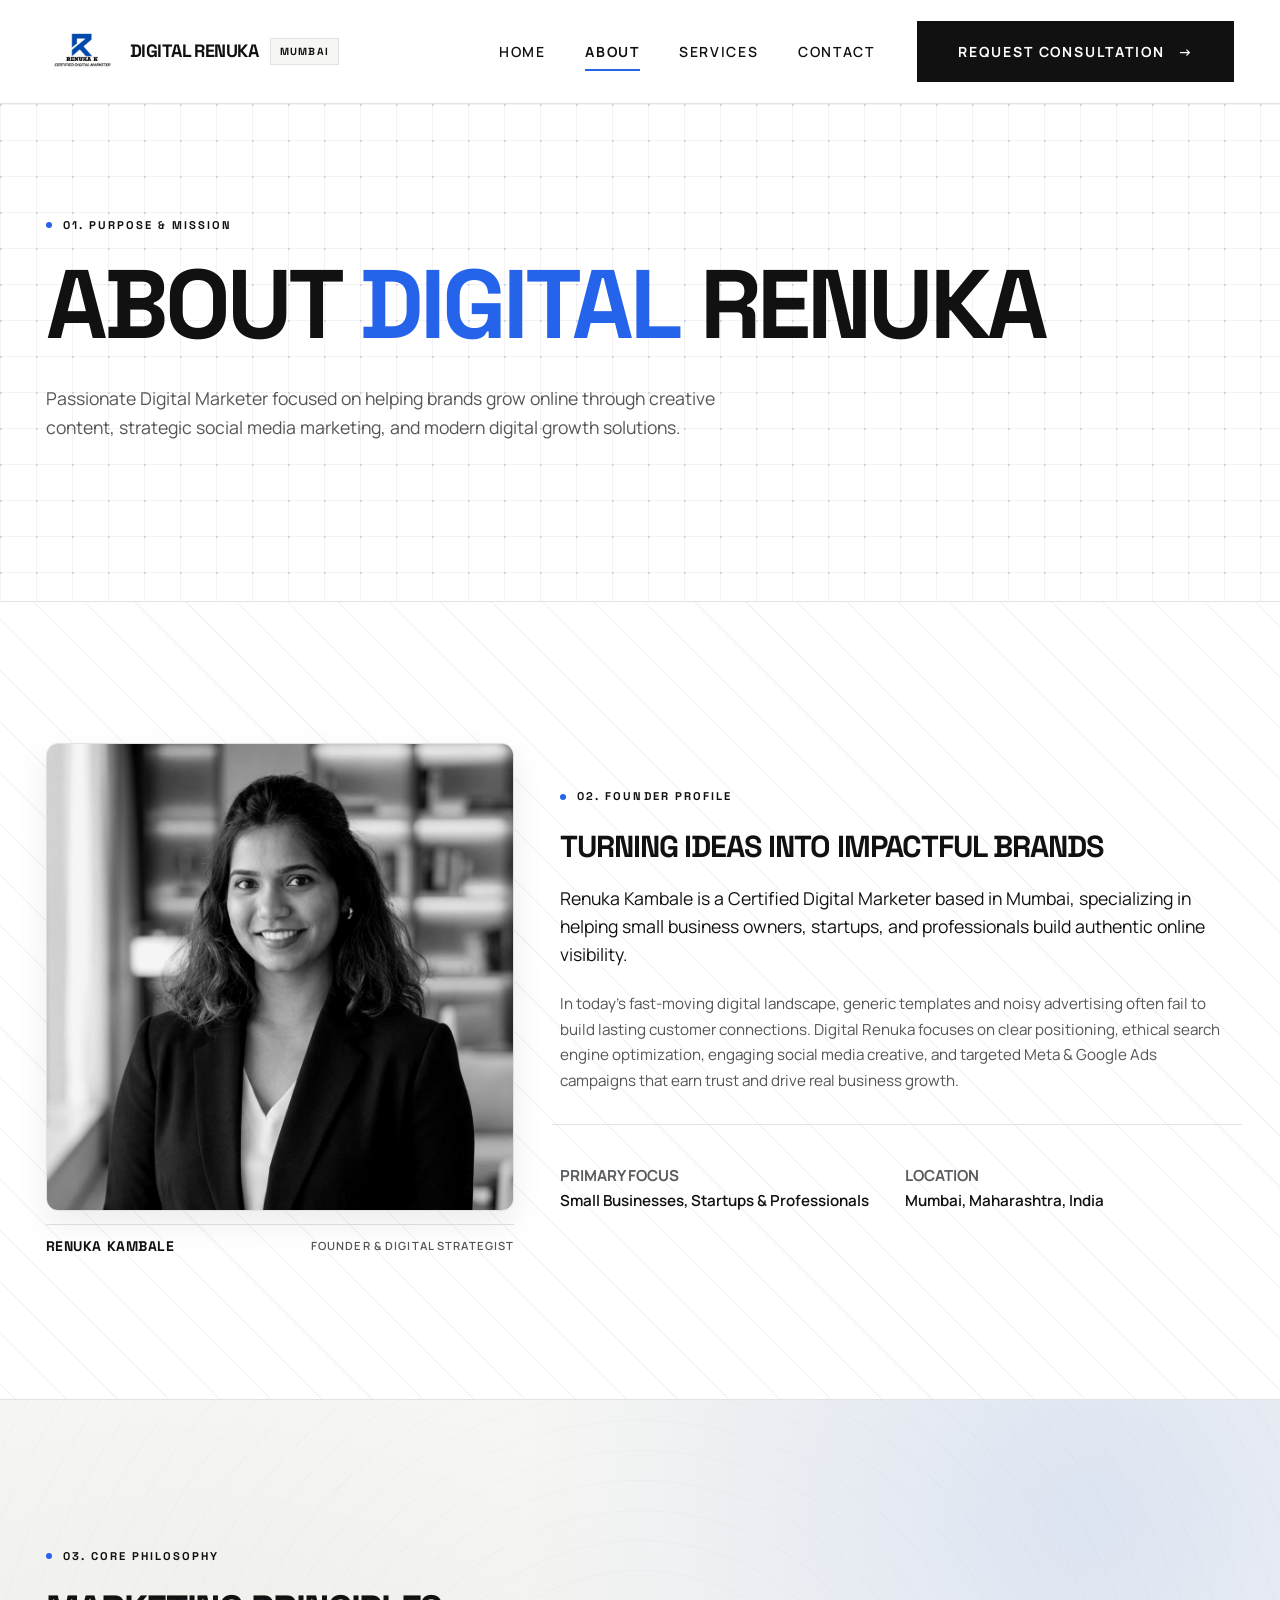
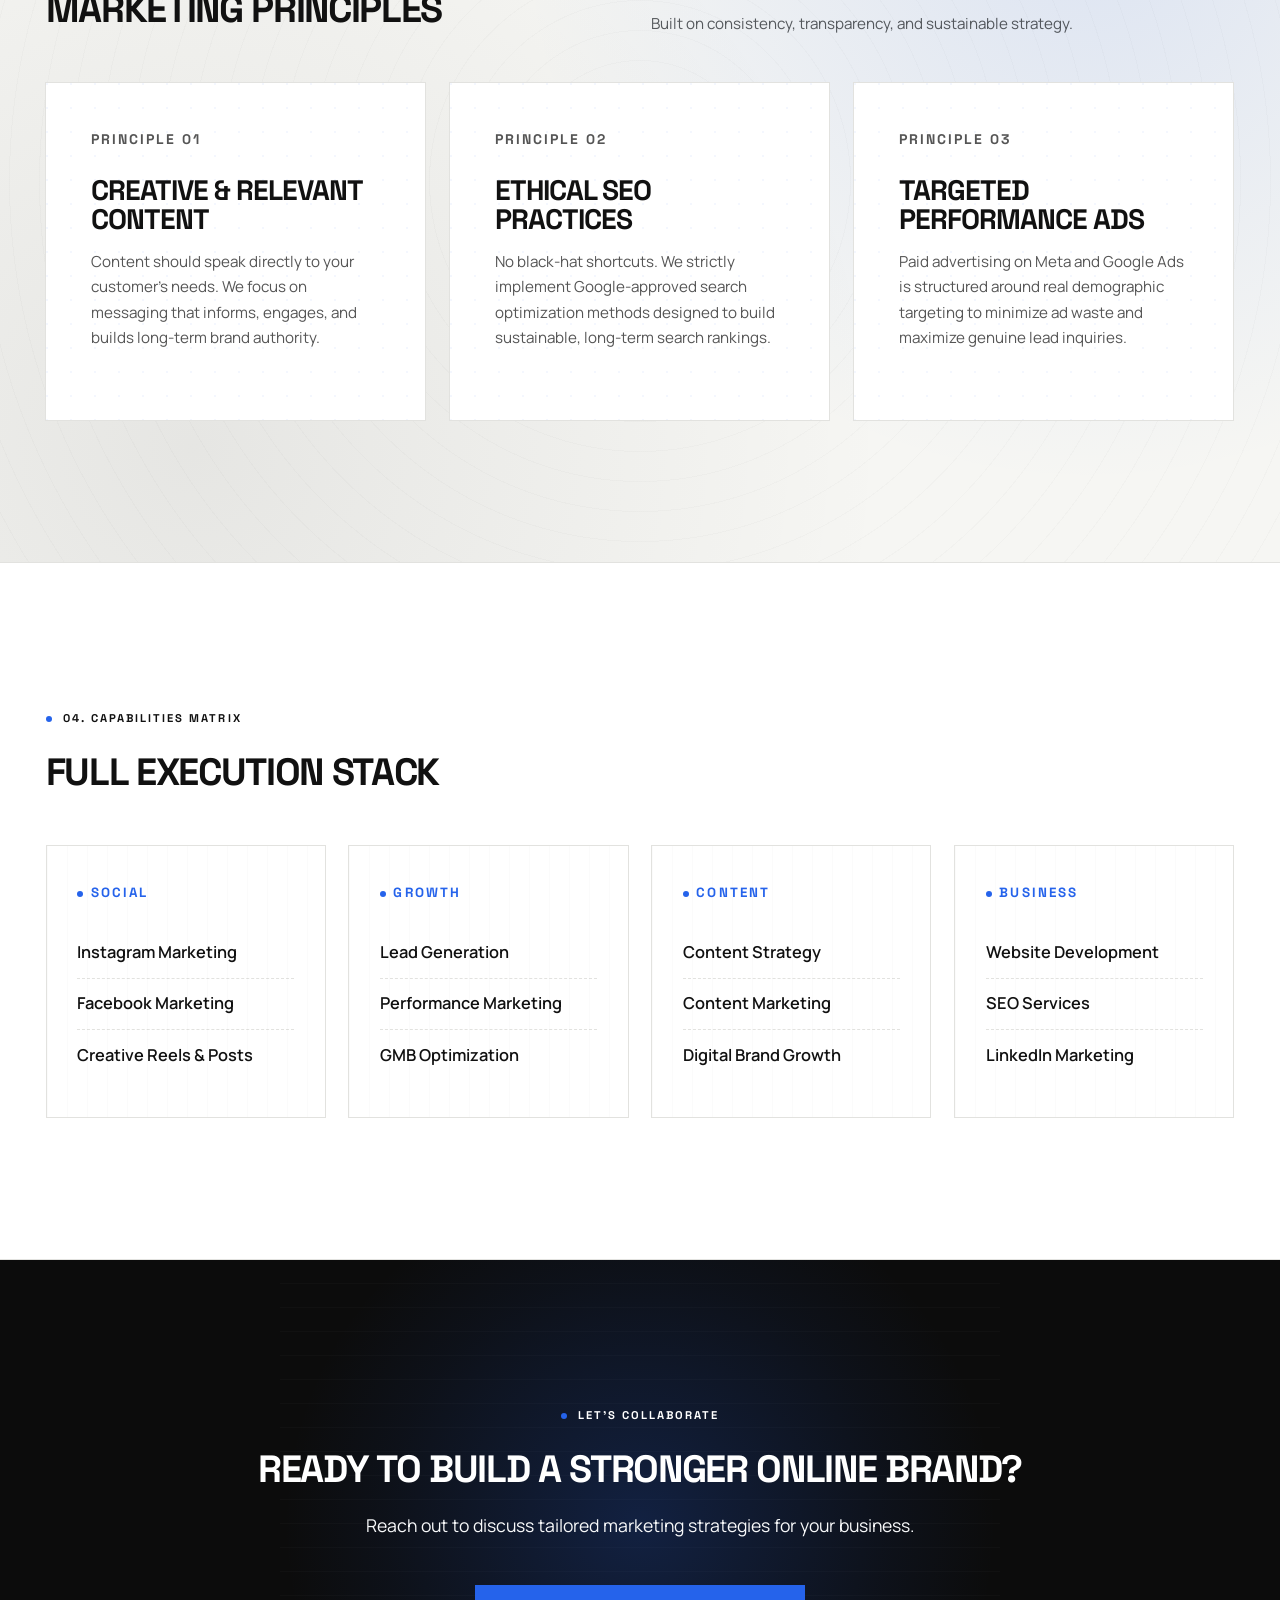
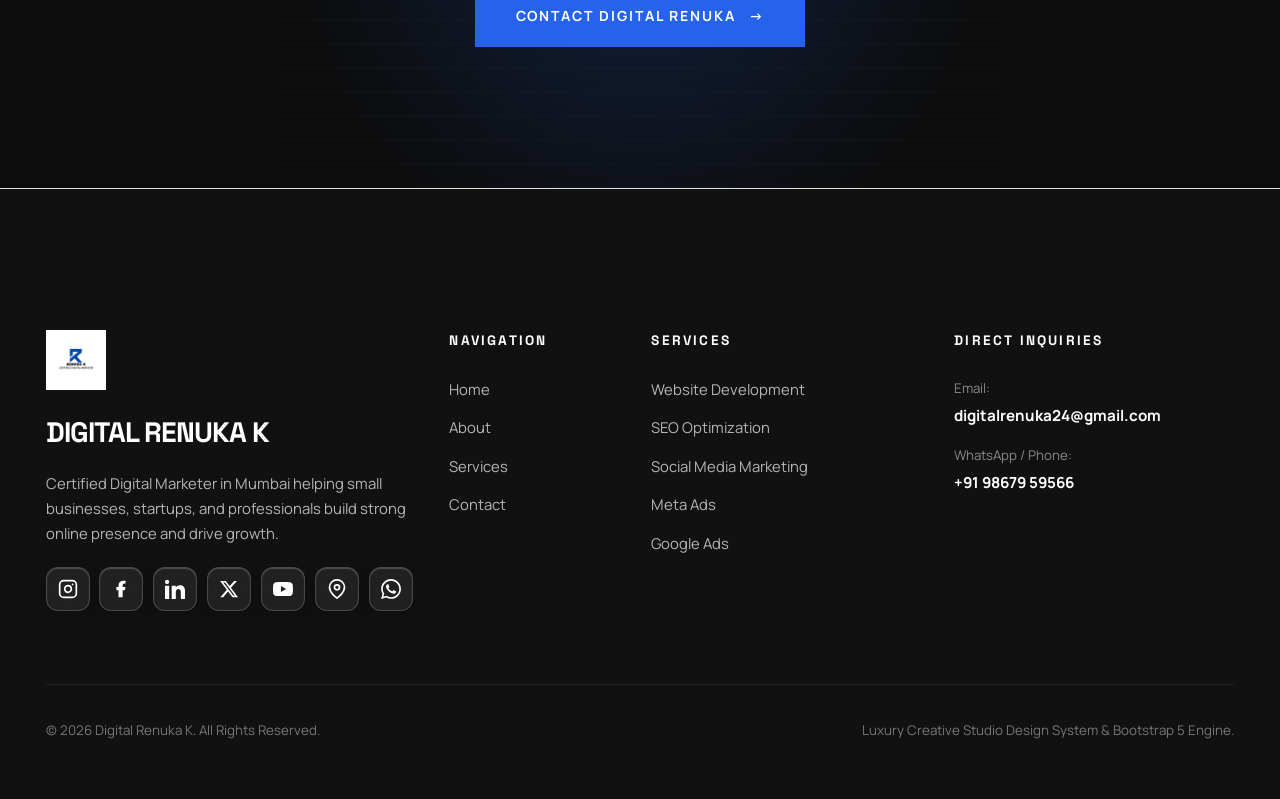
<file: about.html>
<!DOCTYPE html>
<html lang="en">
<head>
  <meta charset="UTF-8">
  <meta name="viewport" content="width=device-width, initial-scale=1.0">
  <title>About Digital Renuka | Certified Digital Marketer in Mumbai</title>
  <meta name="description" content="Learn about Renuka Kambale, Certified Digital Marketer in Mumbai. Helping small businesses, startups, and professionals build strong online presence and drive growth.">
  <meta name="author" content="Digital Renuka">
  <meta name="robots" content="index, follow">
  <link rel="icon" type="image/jpeg" href="images/logo/logo.jpeg">

  <!-- Canonical & Open Graph Metadata -->
  <link rel="canonical" href="https://digitalrenuka.in/about.html">
  <meta property="og:title" content="About Digital Renuka | Renuka Kambale">
  <meta property="og:description" content="Passionate Digital Marketer focused on creative content, strategic social media marketing, and modern digital growth solutions.">
  <meta property="og:url" content="https://digitalrenuka.in/about.html">
  <meta property="og:type" content="website">

  <!-- Premium Modern Grotesk Google Fonts -->
  <link rel="preconnect" href="https://fonts.googleapis.com">
  <link rel="preconnect" href="https://fonts.gstatic.com" crossorigin>
  <link href="https://fonts.googleapis.com/css2?family=Manrope:wght@400;500;600;700;800&family=Space+Grotesk:wght@500;600;700;800&display=swap" rel="stylesheet">

  <!-- Bootstrap 5 CSS -->
  <link rel="stylesheet" href="https://cdn.jsdelivr.net/npm/bootstrap@5.3.3/dist/css/bootstrap.min.css">

  <!-- Custom Design System & Responsive CSS -->
  <link rel="stylesheet" href="css/style.css">
  <link rel="stylesheet" href="css/responsive.css">
</head>
<body>

  <!-- ==========================================================================
       HEADER & NAVIGATION
       ========================================================================== -->
  <header>
    <nav class="navbar navbar-expand-lg navbar-custom" aria-label="Main Navigation">
      <div class="container-fluid px-md-5">
        
        <a class="navbar-brand" href="index.html" aria-label="Digital Renuka Home">
          <img src="images/logo/logo.jpeg" alt="Digital Renuka Logo" class="brand-logo-img">
          <span class="d-none d-sm-inline-block">DIGITAL RENUKA</span>
          <span class="navbar-brand-badge">MUMBAI</span>
        </a>

        <button class="navbar-toggler-custom navbar-toggler d-lg-none" type="button" data-bs-toggle="collapse" data-bs-target="#mainNavbar" aria-controls="mainNavbar" aria-expanded="false" aria-label="Toggle navigation menu">
          <span class="toggler-icon-bar"></span>
          <span class="toggler-icon-bar"></span>
          <span class="toggler-icon-bar"></span>
        </button>

        <div class="collapse navbar-collapse justify-content-end" id="mainNavbar">
          <ul class="navbar-nav me-lg-4">
            <li class="nav-item">
              <a class="nav-link" href="index.html">Home</a>
            </li>
            <li class="nav-item">
              <a class="nav-link active" href="about.html" aria-current="page">About</a>
            </li>
            <li class="nav-item">
              <a class="nav-link" href="services.html">Services</a>
            </li>
            <li class="nav-item">
              <a class="nav-link" href="contact.html">Contact</a>
            </li>
          </ul>

          <a href="contact.html" class="btn-editorial btn-editorial-black">
            Request Consultation <span class="btn-arrow" aria-hidden="true">&rarr;</span>
          </a>
        </div>

      </div>
    </nav>
  </header>

  <main id="main-content">

    <!-- ==========================================================================
         ABOUT HERO SECTION
         ========================================================================== -->
    <section class="hero-editorial" aria-label="About Hero">
      <div class="hero-bg-pattern" aria-hidden="true"></div>
      <div class="container-fluid px-md-5 position-relative z-1">
        <span class="section-label">01. Purpose & Mission</span>
        <h1 class="hero-title">
          ABOUT <span class="hero-accent-text">DIGITAL</span> RENUKA
        </h1>
        <p class="hero-subtitle">
          Passionate Digital Marketer focused on helping brands grow online through creative content, strategic social media marketing, and modern digital growth solutions.
        </p>
      </div>
    </section>

    <!-- ==========================================================================
         BIOGRAPHY & FOUNDER SECTION
         ========================================================================== -->
    <section class="section-padding border-bottom-thin position-relative overflow-hidden" aria-label="Founder Biography">
      <div class="bg-pattern-diagonal" aria-hidden="true"></div>
      <div class="container-fluid px-md-5 position-relative z-1">
        <div class="row align-items-stretch g-5">
          
          <!-- Renuka Kambale Founder Photograph -->
          <div class="col-lg-5">
            <div class="founder-photo-wrapper h-100">
              <div class="founder-photo-card">
                <img src="images/renuka.jpg" alt="Renuka Kambale - Founder & Certified Digital Marketer in Mumbai" class="founder-photo-img">
              </div>
              <div class="founder-photo-caption">
                <span class="caption-name">Renuka Kambale</span>
                <span class="caption-role">Founder & Digital Strategist</span>
              </div>
            </div>
          </div>

          <!-- Verified Bio Content -->
          <div class="col-lg-7 d-flex flex-column justify-content-center">
            <span class="section-label">02. Founder Profile</span>
            <h2 class="display-heading h2 text-uppercase mb-4">TURNING IDEAS INTO IMPACTFUL BRANDS</h2>
            
            <p class="lead-text mb-4">
              Renuka Kambale is a Certified Digital Marketer based in Mumbai, specializing in helping small business owners, startups, and professionals build authentic online visibility.
            </p>

            <p class="mb-4">
              In today’s fast-moving digital landscape, generic templates and noisy advertising often fail to build lasting customer connections. Digital Renuka focuses on clear positioning, ethical search engine optimization, engaging social media creative, and targeted Meta & Google Ads campaigns that earn trust and drive real business growth.
            </p>

            <div class="row g-3 border-top-thin pt-4 mt-2">
              <div class="col-sm-6">
                <span class="fw-bold text-uppercase micro-text d-block text-muted">Primary Focus</span>
                <span class="fw-semibold">Small Businesses, Startups & Professionals</span>
              </div>
              <div class="col-sm-6">
                <span class="fw-bold text-uppercase micro-text d-block text-muted">Location</span>
                <span class="fw-semibold">Mumbai, Maharashtra, India</span>
              </div>
            </div>
          </div>

        </div>
      </div>
    </section>

    <!-- ==========================================================================
         MARKETING PHILOSOPHY & VALUES
         ========================================================================== -->
    <section class="section-padding bg-off-white border-bottom-thin position-relative overflow-hidden" aria-label="Marketing Philosophy">
      <div class="bg-pattern-waves" aria-hidden="true"></div>
      <div class="container-fluid px-md-5 position-relative z-1">
        
        <div class="row mb-5">
          <div class="col-lg-6">
            <span class="section-label">03. Core Philosophy</span>
            <h2 class="display-heading h1 text-uppercase">MARKETING PRINCIPLES</h2>
          </div>
          <div class="col-lg-6 align-self-end">
            <p class="text-muted mb-0">Built on consistency, transparency, and sustainable strategy.</p>
          </div>
        </div>

        <div class="row g-4">
          
          <div class="col-lg-4 reveal-on-scroll">
            <div class="editorial-card">
              <span class="editorial-card-number">PRINCIPLE 01</span>
              <h3 class="editorial-card-title text-uppercase">Creative & Relevant Content</h3>
              <p class="editorial-card-desc">
                Content should speak directly to your customer's needs. We focus on messaging that informs, engages, and builds long-term brand authority.
              </p>
            </div>
          </div>

          <div class="col-lg-4 reveal-on-scroll">
            <div class="editorial-card">
              <span class="editorial-card-number">PRINCIPLE 02</span>
              <h3 class="editorial-card-title text-uppercase">Ethical SEO Practices</h3>
              <p class="editorial-card-desc">
                No black-hat shortcuts. We strictly implement Google-approved search optimization methods designed to build sustainable, long-term search rankings.
              </p>
            </div>
          </div>

          <div class="col-lg-4 reveal-on-scroll">
            <div class="editorial-card">
              <span class="editorial-card-number">PRINCIPLE 03</span>
              <h3 class="editorial-card-title text-uppercase">Targeted Performance Ads</h3>
              <p class="editorial-card-desc">
                Paid advertising on Meta and Google Ads is structured around real demographic targeting to minimize ad waste and maximize genuine lead inquiries.
              </p>
            </div>
          </div>

        </div>

      </div>
    </section>

    <!-- ==========================================================================
         TYPOGRAPHIC CAPABILITIES MATRIX
         ========================================================================== -->
    <section class="section-padding border-bottom-thin" aria-label="Capabilities Matrix">
      <div class="container-fluid px-md-5">
        
        <div class="row mb-5">
          <div class="col-lg-8">
            <span class="section-label">04. Capabilities Matrix</span>
            <h2 class="display-heading h1 text-uppercase">FULL EXECUTION STACK</h2>
          </div>
        </div>

        <div class="row g-4">
          
          <div class="col-md-6 col-lg-3">
            <div class="matrix-group-card">
              <div class="matrix-group-title">SOCIAL</div>
              <ul class="matrix-item-list">
                <li>Instagram Marketing</li>
                <li>Facebook Marketing</li>
                <li>Creative Reels & Posts</li>
              </ul>
            </div>
          </div>

          <div class="col-md-6 col-lg-3">
            <div class="matrix-group-card">
              <div class="matrix-group-title">GROWTH</div>
              <ul class="matrix-item-list">
                <li>Lead Generation</li>
                <li>Performance Marketing</li>
                <li>GMB Optimization</li>
              </ul>
            </div>
          </div>

          <div class="col-md-6 col-lg-3">
            <div class="matrix-group-card">
              <div class="matrix-group-title">CONTENT</div>
              <ul class="matrix-item-list">
                <li>Content Strategy</li>
                <li>Content Marketing</li>
                <li>Digital Brand Growth</li>
              </ul>
            </div>
          </div>

          <div class="col-md-6 col-lg-3">
            <div class="matrix-group-card">
              <div class="matrix-group-title">BUSINESS</div>
              <ul class="matrix-item-list">
                <li>Website Development</li>
                <li>SEO Services</li>
                <li>LinkedIn Marketing</li>
              </ul>
            </div>
          </div>

        </div>

      </div>
    </section>

    <!-- ==========================================================================
         CALL TO ACTION BANNER
         ========================================================================== -->
    <section class="section-padding bg-dark-editorial" aria-label="About Page CTA">
      <div class="cta-ambient-glow" aria-hidden="true"></div>
      <div class="container-fluid px-md-5 text-center position-relative z-1">
        <span class="section-label light">Let's Collaborate</span>
        <h2 class="display-heading h1 text-uppercase text-white mb-4">READY TO BUILD A STRONGER ONLINE BRAND?</h2>
        <p class="lead-text text-light max-w-700 mx-auto mb-5">
          Reach out to discuss tailored marketing strategies for your business.
        </p>
        <a href="contact.html" class="btn-editorial btn-editorial-accent">
          Contact Digital Renuka <span class="btn-arrow" aria-hidden="true">&rarr;</span>
        </a>
      </div>
    </section>

  </main>

  <!-- ==========================================================================
       FOOTER
       ========================================================================== -->
  <footer class="footer-editorial">
    <div class="container-fluid px-md-5">
      <div class="row g-4">
        
        <div class="col-lg-4 mb-4 mb-lg-0">
          <img src="images/logo/logo.jpeg" alt="Digital Renuka Logo" class="footer-logo-img d-block">
          <div class="footer-brand">DIGITAL RENUKA K</div>
          <p class="footer-desc">
            Certified Digital Marketer in Mumbai helping small businesses, startups, and professionals build strong online presence and drive growth.
          </p>

          <!-- Social Media & Direct Channel Links -->
          <div class="footer-social-links mt-3" aria-label="Social Media Profiles">
            <a href="https://www.instagram.com/digitalrenuka24?igsh=dTQ5Zmhoa280YTBt" target="_blank" rel="noopener noreferrer" class="social-icon-btn" aria-label="Digital Renuka Instagram" title="Instagram">
              <svg width="20" height="20" viewBox="0 0 24 24" fill="none" stroke="currentColor" stroke-width="2" stroke-linecap="round" stroke-linejoin="round"><rect x="2" y="2" width="20" height="20" rx="5" ry="5"></rect><path d="M16 11.37A4 4 0 1 1 12.63 8 4 4 0 0 1 16 11.37z"></path><line x1="17.5" y1="6.5" x2="17.51" y2="6.5"></line></svg>
            </a>
            <a href="https://www.facebook.com/share/1CDRFmGvdE/" target="_blank" rel="noopener noreferrer" class="social-icon-btn" aria-label="Digital Renuka Facebook" title="Facebook">
              <svg width="20" height="20" viewBox="0 0 24 24" fill="currentColor"><path d="M14 13.5h2.5l1-4H14V7.5c0-1.1.9-2 2-2h1.5V2.14c-.6-.08-1.5-.14-2.5-.14-3.5 0-6 2.1-6 6v1.5H6.5v4H9V22h5v-8.5z"/></svg>
            </a>
            <a href="https://www.linkedin.com/in/digital-renuka-k-0265a3355?utm_source=share&utm_campaign=share_via&utm_content=profile&utm_medium=android_app" target="_blank" rel="noopener noreferrer" class="social-icon-btn" aria-label="Digital Renuka LinkedIn" title="LinkedIn">
              <svg width="20" height="20" viewBox="0 0 24 24" fill="currentColor"><path d="M4.98 3.5c0 1.381-1.11 2.5-2.48 2.5s-2.48-1.119-2.48-2.5c0-1.38 1.11-2.5 2.48-2.5s2.48 1.12 2.48 2.5zm.02 4.5h-5v16h5v-16zm7.982 0h-4.968v16h4.969v-8.399c0-4.67 6.029-5.052 6.029 0v8.399h4.988v-10.131c0-7.88-8.922-7.593-11.018-3.714v-2.155z"/></svg>
            </a>
            <a href="https://x.com/Digitalrenuka24?t=pdr_6o_eLxitoDrKzkmu7A&s=08" target="_blank" rel="noopener noreferrer" class="social-icon-btn" aria-label="Digital Renuka Twitter X" title="Twitter / X">
              <svg width="20" height="20" viewBox="0 0 24 24" fill="currentColor"><path d="M18.244 2.25h3.308l-7.227 8.26 8.502 11.24H16.17l-5.214-6.817L4.99 21.75H1.68l7.73-8.835L1.254 2.25H8.08l4.713 6.231zm-1.161 17.52h1.833L7.084 4.126H5.117z"/></svg>
            </a>
            <a href="https://www.youtube.com/@Digitalrenuka24" target="_blank" rel="noopener noreferrer" class="social-icon-btn" aria-label="Digital Renuka YouTube Channel" title="YouTube Channel">
              <svg width="20" height="20" viewBox="0 0 24 24" fill="currentColor"><path d="M23.498 6.186a3.016 3.016 0 0 0-2.122-2.136C19.505 3.545 12 3.545 12 3.545s-7.505 0-9.377.505A3.017 3.017 0 0 0 .502 6.186C0 8.07 0 12 0 12s0 3.93.502 5.814a3.016 3.016 0 0 0 2.122 2.136c1.871.505 9.376.505 9.376.505s7.505 0 9.377-.505a3.015 3.015 0 0 0 2.122-2.136C24 15.93 24 12 24 12s0-3.93-.502-5.814zM9.545 15.568V8.432L15.818 12l-6.273 3.568z"/></svg>
            </a>
            <a href="https://maps.app.goo.gl/KDmsfM2EYH6APbbC6?g_st=aw" target="_blank" rel="noopener noreferrer" class="social-icon-btn" aria-label="Digital Renuka Google Maps Location" title="Google Maps">
              <svg width="20" height="20" viewBox="0 0 24 24" fill="none" stroke="currentColor" stroke-width="2" stroke-linecap="round" stroke-linejoin="round"><path d="M21 10c0 7-9 13-9 13s-9-6-9-13a9 9 0 0 1 18 0z"></path><circle cx="12" cy="10" r="3"></circle></svg>
            </a>
            <a href="https://wa.me/919867959566" target="_blank" rel="noopener noreferrer" class="social-icon-btn" aria-label="Digital Renuka WhatsApp Direct" title="WhatsApp">
              <svg width="20" height="20" viewBox="0 0 24 24" fill="currentColor"><path d="M.057 24l1.687-6.163c-1.041-1.804-1.588-3.849-1.587-5.946.003-6.556 5.338-11.891 11.893-11.891 3.181.001 6.167 1.24 8.413 3.488 2.245 2.248 3.481 5.236 3.48 8.414-.003 6.557-5.338 11.892-11.893 11.892-1.99-.001-3.951-.5-5.688-1.448l-6.305 1.654zm6.597-3.807c1.676.995 3.276 1.591 5.392 1.592 5.448 0 9.886-4.434 9.889-9.885.002-5.462-4.415-9.89-9.881-9.892-5.452 0-9.887 4.434-9.889 9.884-.001 2.225.651 3.891 1.746 5.634l-.999 3.648 3.742-.981zm11.387-5.464c-.074-.124-.272-.198-.57-.347-.297-.149-1.758-.868-2.031-.967-.272-.099-.47-.149-.669.149-.198.297-.768.967-.941 1.165-.173.198-.347.223-.644.074-.297-.149-1.255-.462-2.39-1.475-.883-.788-1.48-1.761-1.653-2.059-.173-.297-.018-.458.13-.606.134-.133.297-.347.446-.521.151-.172.2-.296.3-.495.099-.198.05-.372-.025-.521-.075-.148-.669-1.611-.916-2.206-.242-.579-.487-.501-.669-.51l-.57-.01c-.198 0-.52.074-.792.372s-1.04 1.016-1.04 2.479 1.065 2.876 1.213 3.074c.149.198 2.095 3.2 5.076 4.487.709.306 1.263.489 1.694.626.712.226 1.36.194 1.872.118.571-.085 1.758-.719 2.006-1.413.248-.695.248-1.29.173-1.414z"/></svg>
            </a>
          </div>
        </div>

        <div class="col-6 col-lg-2 ms-lg-auto">
          <div class="footer-title">Navigation</div>
          <ul class="footer-links">
            <li><a href="index.html">Home</a></li>
            <li><a href="about.html">About</a></li>
            <li><a href="services.html">Services</a></li>
            <li><a href="contact.html">Contact</a></li>
          </ul>
        </div>

        <div class="col-6 col-lg-3">
          <div class="footer-title">Services</div>
          <ul class="footer-links">
            <li><a href="services.html#website-dev">Website Development</a></li>
            <li><a href="services.html#seo">SEO Optimization</a></li>
            <li><a href="services.html#social-media">Social Media Marketing</a></li>
            <li><a href="services.html#meta-ads">Meta Ads</a></li>
            <li><a href="services.html#google-ads">Google Ads</a></li>
          </ul>
        </div>

        <div class="col-lg-3">
          <div class="footer-title">Direct Inquiries</div>
          <p class="text-white-50 small mb-1">Email:</p>
          <a href="mailto:digitalrenuka24@gmail.com" class="fw-bold text-white d-block mb-3">digitalrenuka24@gmail.com</a>
          <p class="text-white-50 small mb-1">WhatsApp / Phone:</p>
          <a href="https://wa.me/919867959566" target="_blank" rel="noopener noreferrer" class="fw-bold text-white d-block">+91 98679 59566</a>
        </div>

      </div>

      <div class="footer-bottom">
        <div>&copy; 2026 Digital Renuka K. All Rights Reserved.</div>
        <div>Luxury Creative Studio Design System & Bootstrap 5 Engine.</div>
      </div>
    </div>
  </footer>

  <script src="https://cdn.jsdelivr.net/npm/bootstrap@5.3.3/dist/js/bootstrap.bundle.min.js"></script>
  <script src="js/script.js"></script>
</body>
</html>
</file>
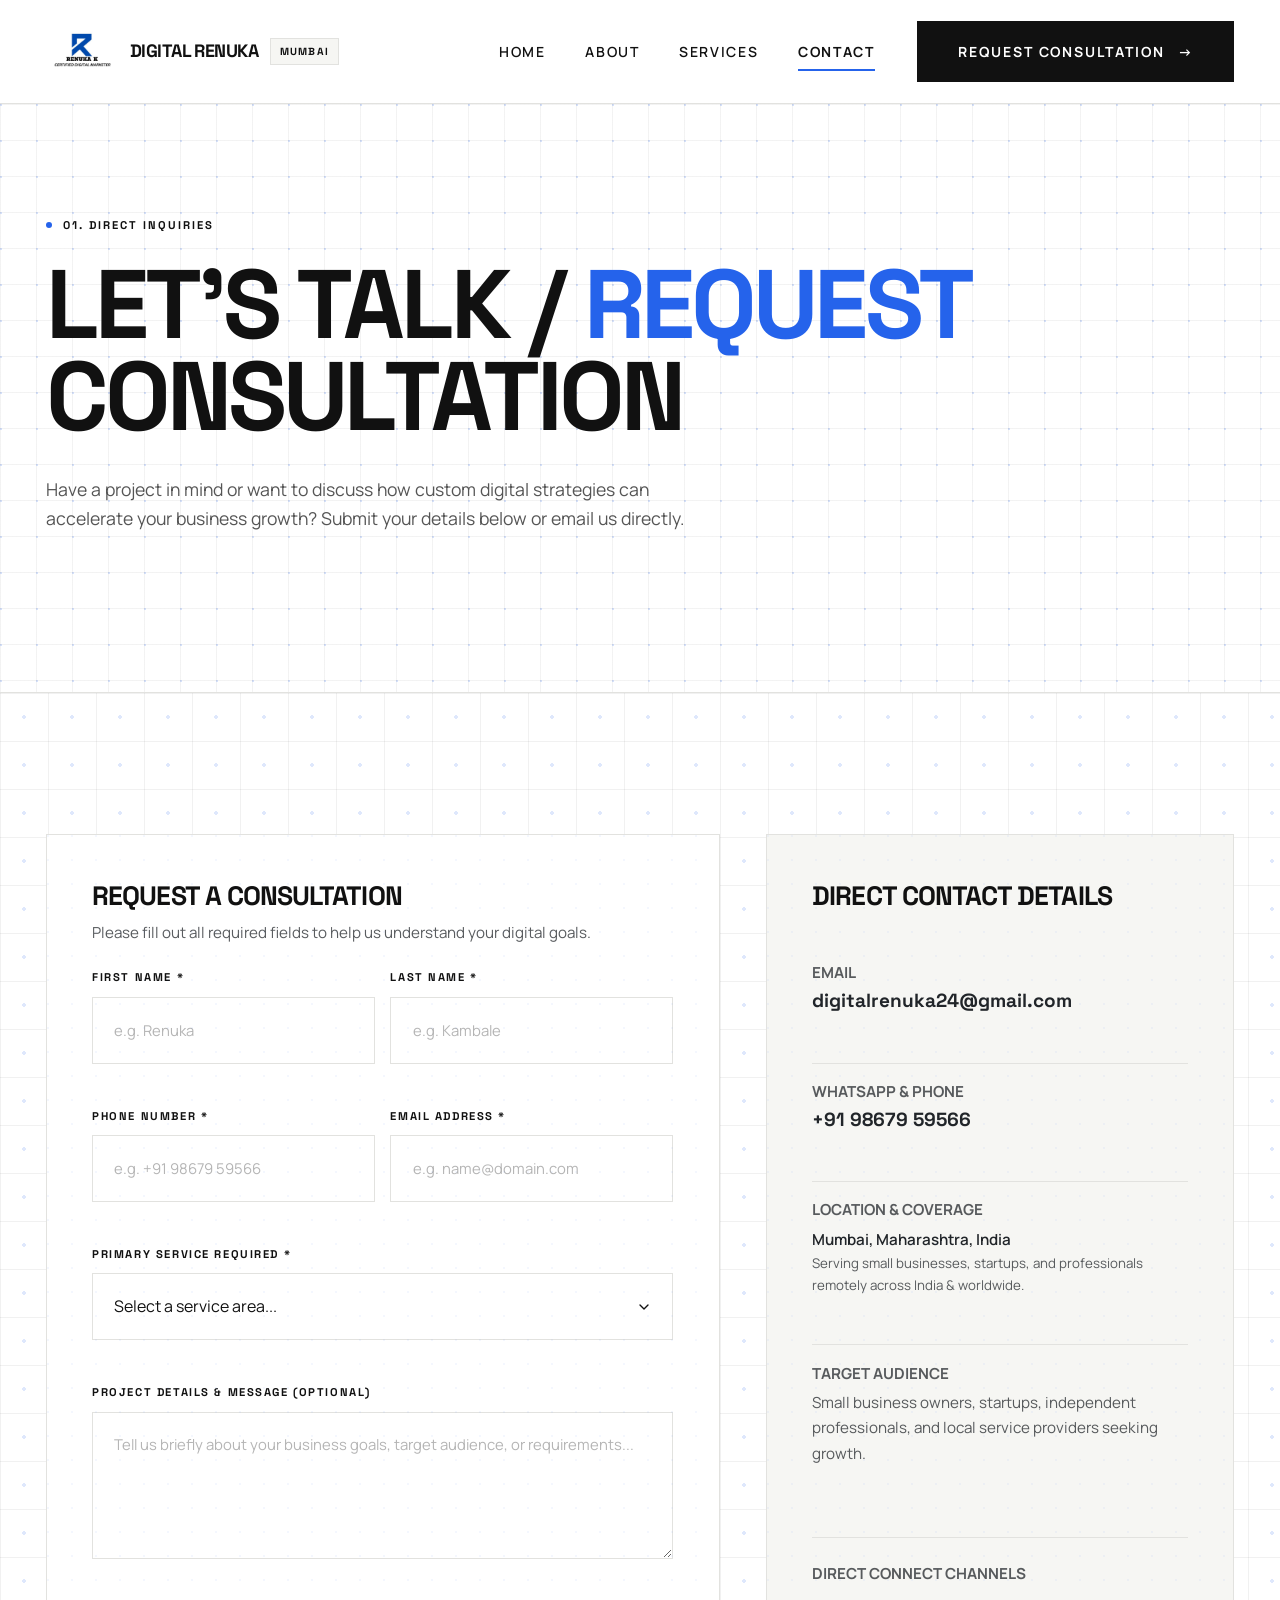
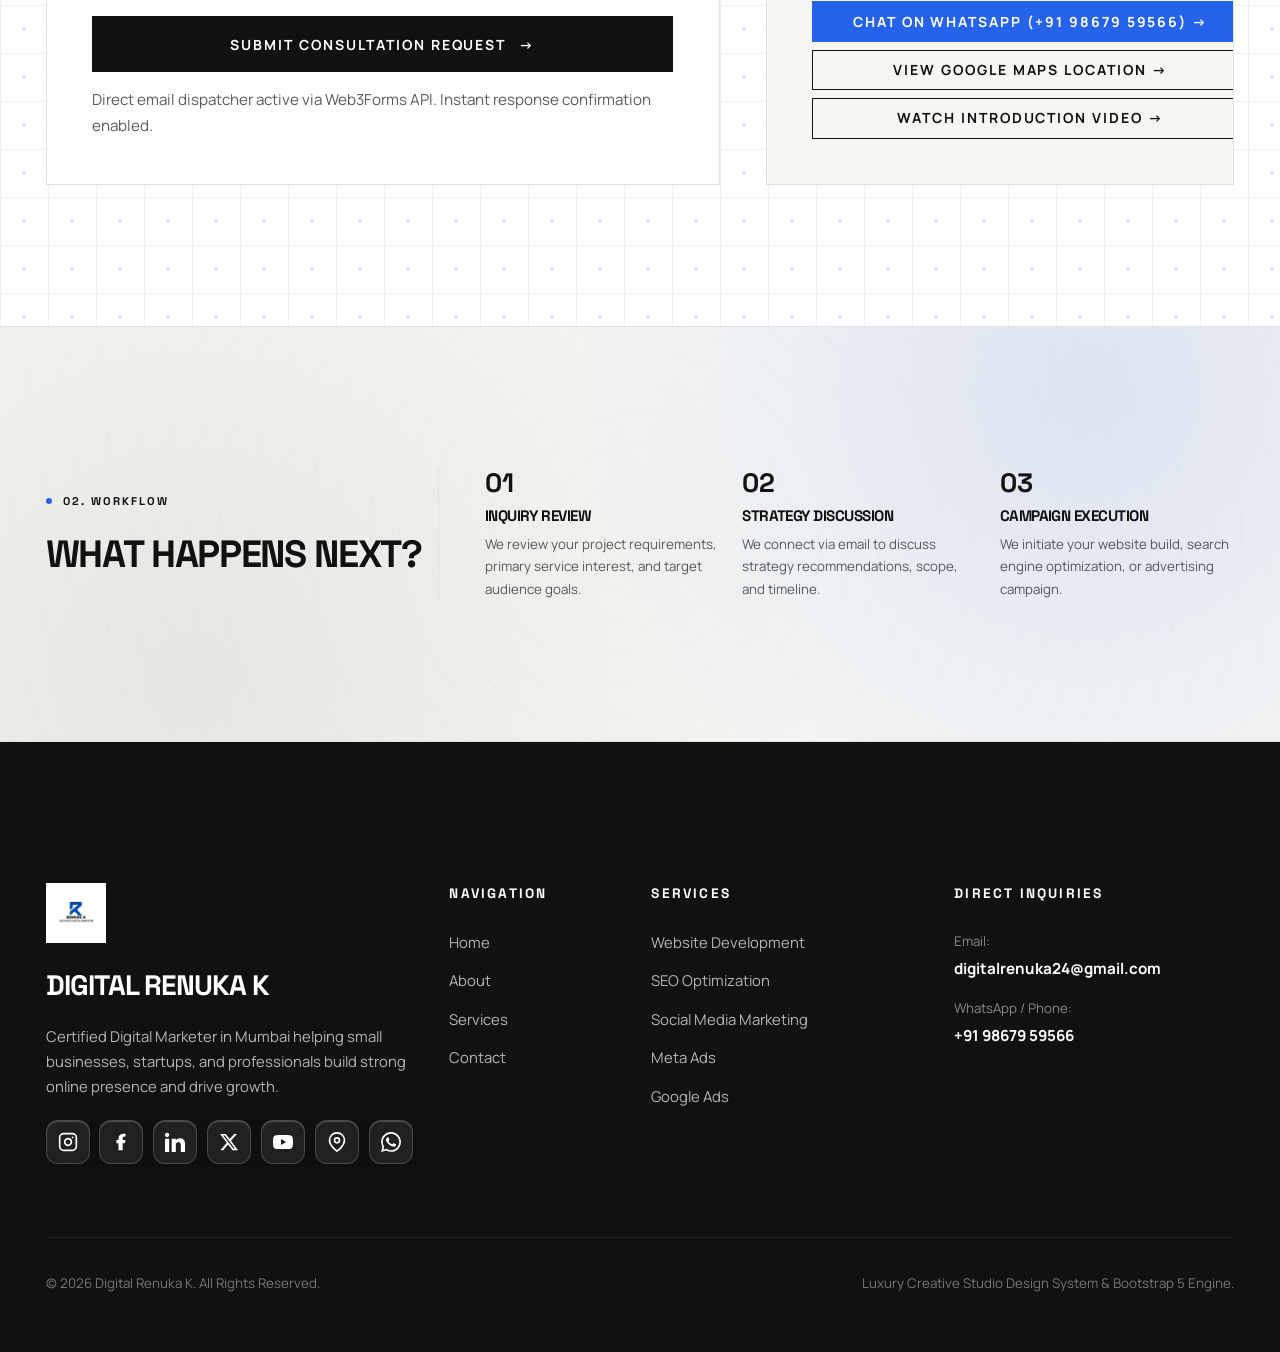
<file: contact.html>
<!DOCTYPE html>
<html lang="en">

<head>
  <meta charset="UTF-8">
  <meta name="viewport" content="width=device-width, initial-scale=1.0">
  <title>Contact Digital Renuka | Certified Digital Marketer in Mumbai</title>
  <meta name="description"
    content="Get in touch with Renuka Kambale, Certified Digital Marketer in Mumbai. Request a free consultation for Website Development, SEO, Social Media, Meta Ads & Google Ads.">
  <meta name="author" content="Digital Renuka">
  <meta name="robots" content="index, follow">
  <link rel="icon" type="image/jpeg" href="images/logo/logo.jpeg">

  <!-- Canonical & Open Graph Metadata -->
  <link rel="canonical" href="https://digitalrenuka.in/contact.html">
  <meta property="og:title" content="Contact Digital Renuka | Request Consultation">
  <meta property="og:description"
    content="Reach out to discuss tailored digital marketing strategies and website development solutions.">
  <meta property="og:url" content="https://digitalrenuka.in/contact.html">
  <meta property="og:type" content="website">

  <!-- Premium Modern Grotesk Google Fonts -->
  <link rel="preconnect" href="https://fonts.googleapis.com">
  <link rel="preconnect" href="https://fonts.gstatic.com" crossorigin>
  <link
    href="https://fonts.googleapis.com/css2?family=Manrope:wght@400;500;600;700;800&family=Space+Grotesk:wght@500;600;700;800&display=swap"
    rel="stylesheet">

  <!-- Bootstrap 5 CSS -->
  <link rel="stylesheet" href="https://cdn.jsdelivr.net/npm/bootstrap@5.3.3/dist/css/bootstrap.min.css">

  <!-- Custom Design System & Responsive CSS -->
  <link rel="stylesheet" href="css/style.css">
  <link rel="stylesheet" href="css/responsive.css">
</head>

<body>

  <!-- ==========================================================================
       HEADER & NAVIGATION
       ========================================================================== -->
  <header>
    <nav class="navbar navbar-expand-lg navbar-custom" aria-label="Main Navigation">
      <div class="container-fluid px-md-5">

        <a class="navbar-brand" href="index.html" aria-label="Digital Renuka Home">
          <img src="images/logo/logo.jpeg" alt="Digital Renuka Logo" class="brand-logo-img">
          <span class="d-none d-sm-inline-block">DIGITAL RENUKA</span>
          <span class="navbar-brand-badge">MUMBAI</span>
        </a>

        <button class="navbar-toggler-custom navbar-toggler d-lg-none" type="button" data-bs-toggle="collapse"
          data-bs-target="#mainNavbar" aria-controls="mainNavbar" aria-expanded="false"
          aria-label="Toggle navigation menu">
          <span class="toggler-icon-bar"></span>
          <span class="toggler-icon-bar"></span>
          <span class="toggler-icon-bar"></span>
        </button>

        <div class="collapse navbar-collapse justify-content-end" id="mainNavbar">
          <ul class="navbar-nav me-lg-4">
            <li class="nav-item">
              <a class="nav-link" href="index.html">Home</a>
            </li>
            <li class="nav-item">
              <a class="nav-link" href="about.html">About</a>
            </li>
            <li class="nav-item">
              <a class="nav-link" href="services.html">Services</a>
            </li>
            <li class="nav-item">
              <a class="nav-link active" href="contact.html" aria-current="page">Contact</a>
            </li>
          </ul>

          <a href="contact.html" class="btn-editorial btn-editorial-black">
            Request Consultation <span class="btn-arrow" aria-hidden="true">&rarr;</span>
          </a>
        </div>

      </div>
    </nav>
  </header>

  <main id="main-content">

    <!-- ==========================================================================
         CONTACT HERO SECTION
         ========================================================================== -->
    <section class="hero-editorial" aria-label="Contact Hero">
      <div class="hero-bg-pattern" aria-hidden="true"></div>
      <div class="container-fluid px-md-5 position-relative z-1">
        <span class="section-label">01. Direct Inquiries</span>
        <h1 class="hero-title">
          LET'S TALK / <span class="hero-accent-text">REQUEST</span> CONSULTATION
        </h1>
        <p class="hero-subtitle">
          Have a project in mind or want to discuss how custom digital strategies can accelerate your business growth?
          Submit your details below or email us directly.
        </p>
      </div>
    </section>

    <!-- ==========================================================================
         CONTACT FORM & DIRECT DETAILS SECTION
         ========================================================================== -->
    <section class="section-padding border-bottom-thin position-relative overflow-hidden"
      aria-label="Contact Form and Info">
      <div class="bg-pattern-crosshairs" aria-hidden="true"></div>
      <div class="container-fluid px-md-5 position-relative z-1">
        <div class="row g-5">

          <!-- Left Column: Consultation Request Form -->
          <div class="col-lg-7">
            <div class="editorial-card p-4 p-md-5">

              <h2 class="h3 font-editorial text-uppercase fw-bold mb-2">REQUEST A CONSULTATION</h2>
              <p class="text-muted mb-4">Please fill out all required fields to help us understand your digital goals.
              </p>

              <!-- Form Success State Banner -->
              <div id="formSuccessBanner" class="form-success-banner text-center" tabindex="-1">
                <h3 class="h2 font-editorial text-uppercase mb-2">Thank You!</h3>
                <p class="lead-text mb-3">Your consultation request has been validated successfully.</p>
                <p class="text-muted mb-0">We will review your inquiry and connect with you shortly via the provided
                  email address.</p>
              </div>

              <!-- Consultation Form (Web3Forms API Integration) -->
              <form id="consultationForm" novalidate aria-label="Consultation Form">
                <!-- TODO: Replace YOUR_ACCESS_KEY_HERE with your real key from https://web3forms.com -->
                <input type="hidden" name="access_key" value="f7c926ce-bb7c-4e90-ada3-851eb41a58c9">

                <!-- Honeypot Spam-Trap Field -->
                <input type="checkbox" name="botcheck" class="hidden" style="display:none">

                <div class="row g-3">

                  <div class="col-md-6">
                    <div class="form-group-editorial">
                      <label for="firstName" class="form-label-editorial">First Name *</label>
                      <input type="text" id="firstName" name="firstName" class="form-control-editorial"
                        placeholder="e.g. Renuka" required>
                      <div class="form-feedback-error">Please enter your first name.</div>
                    </div>
                  </div>

                  <div class="col-md-6">
                    <div class="form-group-editorial">
                      <label for="lastName" class="form-label-editorial">Last Name *</label>
                      <input type="text" id="lastName" name="lastName" class="form-control-editorial"
                        placeholder="e.g. Kambale" required>
                      <div class="form-feedback-error">Please enter your last name.</div>
                    </div>
                  </div>

                  <div class="col-md-6">
                    <div class="form-group-editorial">
                      <label for="phoneNumber" class="form-label-editorial">Phone Number *</label>
                      <input type="tel" id="phoneNumber" name="phoneNumber" class="form-control-editorial"
                        placeholder="e.g. +91 98679 59566" required>
                      <div class="form-feedback-error">Please enter a valid contact number.</div>
                    </div>
                  </div>

                  <div class="col-md-6">
                    <div class="form-group-editorial">
                      <label for="emailAddress" class="form-label-editorial">Email Address *</label>
                      <input type="email" id="emailAddress" name="emailAddress" class="form-control-editorial"
                        placeholder="e.g. name@domain.com" required>
                      <div class="form-feedback-error">Please enter a valid email address.</div>
                    </div>
                  </div>

                  <div class="col-12">
                    <div class="form-group-editorial">
                      <label for="serviceSelect" class="form-label-editorial">Primary Service Required *</label>
                      <select id="serviceSelect" name="serviceSelect" class="form-control-editorial" required>
                        <option value="" disabled selected>Select a service area...</option>
                        <option value="Website Development">Website Development</option>
                        <option value="Search Engine Optimization">Search Engine Optimization (SEO)</option>
                        <option value="Social Media Marketing">Social Media Marketing</option>
                        <option value="Meta Ads Management">Meta Ads Management</option>
                        <option value="Google Ads Management">Google Ads Management</option>
                        <option value="Content Marketing">Content Marketing</option>
                        <option value="Comprehensive Growth Package">Comprehensive Growth Package</option>
                      </select>
                      <div class="form-feedback-error">Please select a primary service area.</div>
                    </div>
                  </div>

                  <div class="col-12">
                    <div class="form-group-editorial">
                      <label for="projectMessage" class="form-label-editorial">Project Details & Message
                        (Optional)</label>
                      <textarea id="projectMessage" name="projectMessage" class="form-control-editorial" rows="4"
                        placeholder="Tell us briefly about your business goals, target audience, or requirements..."></textarea>
                    </div>
                  </div>

                  <div class="col-12 mt-4">
                    <button type="submit" class="btn-editorial btn-editorial-black w-100 py-3">
                      Submit Consultation Request <span class="btn-arrow" aria-hidden="true">&rarr;</span>
                    </button>
                    <p class="text-muted micro-text mt-3 mb-0">Direct email dispatcher active via Web3Forms API. Instant
                      response confirmation enabled.</p>
                  </div>

                </div>
              </form>

            </div>
          </div>

          <!-- Right Column: Verified Contact Details & Gap List -->
          <div class="col-lg-5">
            <div class="editorial-card bg-off-white p-4 p-md-5 h-100">

              <h2 class="h3 font-editorial text-uppercase fw-bold mb-4">DIRECT CONTACT DETAILS</h2>

              <div class="mb-4">
                <span class="fw-bold text-uppercase micro-text text-muted d-block mb-1">Email</span>
                <a href="mailto:digitalrenuka24@gmail.com"
                  class="h5 font-editorial fw-bold text-dark text-break">digitalrenuka24@gmail.com</a>
              </div>

              <div class="mb-4 border-top-thin pt-3">
                <span class="fw-bold text-uppercase micro-text text-muted d-block mb-1">WhatsApp & Phone</span>
                <a href="https://wa.me/919867959566" target="_blank" rel="noopener noreferrer"
                  class="h5 font-editorial fw-bold text-dark">+91 98679 59566</a>
              </div>

              <div class="mb-4 border-top-thin pt-3">
                <span class="fw-bold text-uppercase micro-text text-muted d-block mb-1">Location & Coverage</span>
                <p class="mb-0 fw-semibold text-dark">Mumbai, Maharashtra, India</p>
                <p class="small text-muted mb-0">Serving small businesses, startups, and professionals remotely across
                  India & worldwide.</p>
              </div>

              <div class="mb-4 border-top-thin pt-3">
                <span class="fw-bold text-uppercase micro-text text-muted d-block mb-1">Target Audience</span>
                <p class="mb-0 text-muted">Small business owners, startups, independent professionals, and local service
                  providers seeking growth.</p>
              </div>

              <!-- Verified Connect Links -->
              <div class="border-top-thin pt-4 mt-4">
                <span class="fw-bold text-uppercase micro-text text-muted d-block mb-3">Direct Connect Channels</span>

                <div class="d-grid gap-2">
                  <a href="https://wa.me/919867959566" target="_blank" rel="noopener noreferrer"
                    class="btn-editorial btn-editorial-accent py-2 text-center">
                    Chat on WhatsApp (+91 98679 59566) &rarr;
                  </a>
                  <a href="https://maps.app.goo.gl/KDmsfM2EYH6APbbC6?g_st=aw" target="_blank" rel="noopener noreferrer"
                    class="btn-editorial btn-editorial-outline py-2 text-center">
                    View Google Maps Location &rarr;
                  </a>
                  <a href="https://youtu.be/DW3CoLhJy-E?si=45KE46QzYFVVM6B7" target="_blank" rel="noopener noreferrer"
                    class="btn-editorial btn-editorial-outline py-2 text-center">
                    Watch Introduction Video &rarr;
                  </a>
                </div>
              </div>

            </div>
          </div>

        </div>
      </div>
    </section>

    <!-- ==========================================================================
         CONSULTATION WORKFLOW NOTE
         ========================================================================== -->
    <section class="section-padding bg-off-white position-relative overflow-hidden" aria-label="Consultation Steps">
      <div class="bg-pattern-waves" aria-hidden="true"></div>
      <div class="container-fluid px-md-5 position-relative z-1">
        <div class="row align-items-center">

          <div class="col-lg-4 mb-4 mb-lg-0">
            <span class="section-label">02. Workflow</span>
            <h2 class="display-heading h1 text-uppercase">WHAT HAPPENS NEXT?</h2>
          </div>

          <div class="col-lg-8 border-lg-left ps-lg-5">
            <div class="row g-4">

              <div class="col-md-4">
                <span class="fw-bold font-editorial h3 text-accent d-block mb-2">01</span>
                <h3 class="h6 text-uppercase fw-bold mb-2">Inquiry Review</h3>
                <p class="small text-muted mb-0">We review your project requirements, primary service interest, and
                  target audience goals.</p>
              </div>

              <div class="col-md-4">
                <span class="fw-bold font-editorial h3 text-accent d-block mb-2">02</span>
                <h3 class="h6 text-uppercase fw-bold mb-2">Strategy Discussion</h3>
                <p class="small text-muted mb-0">We connect via email to discuss strategy recommendations, scope, and
                  timeline.</p>
              </div>

              <div class="col-md-4">
                <span class="fw-bold font-editorial h3 text-accent d-block mb-2">03</span>
                <h3 class="h6 text-uppercase fw-bold mb-2">Campaign Execution</h3>
                <p class="small text-muted mb-0">We initiate your website build, search engine optimization, or
                  advertising campaign.</p>
              </div>

            </div>
          </div>

        </div>
      </div>
    </section>

  </main>

  <!-- ==========================================================================
       FOOTER
       ========================================================================== -->
  <footer class="footer-editorial">
    <div class="container-fluid px-md-5">
      <div class="row g-4">

        <div class="col-lg-4 mb-4 mb-lg-0">
          <img src="images/logo/logo.jpeg" alt="Digital Renuka Logo" class="footer-logo-img d-block">
          <div class="footer-brand">DIGITAL RENUKA K</div>
          <p class="footer-desc">
            Certified Digital Marketer in Mumbai helping small businesses, startups, and professionals build strong
            online presence and drive growth.
          </p>

          <!-- Social Media & Direct Channel Links -->
          <div class="footer-social-links mt-3" aria-label="Social Media Profiles">
            <a href="https://www.instagram.com/digitalrenuka24?igsh=dTQ5Zmhoa280YTBt" target="_blank"
              rel="noopener noreferrer" class="social-icon-btn" aria-label="Digital Renuka Instagram" title="Instagram">
              <svg width="20" height="20" viewBox="0 0 24 24" fill="none" stroke="currentColor" stroke-width="2"
                stroke-linecap="round" stroke-linejoin="round">
                <rect x="2" y="2" width="20" height="20" rx="5" ry="5"></rect>
                <path d="M16 11.37A4 4 0 1 1 12.63 8 4 4 0 0 1 16 11.37z"></path>
                <line x1="17.5" y1="6.5" x2="17.51" y2="6.5"></line>
              </svg>
            </a>
            <a href="https://www.facebook.com/share/1CDRFmGvdE/" target="_blank" rel="noopener noreferrer"
              class="social-icon-btn" aria-label="Digital Renuka Facebook" title="Facebook">
              <svg width="20" height="20" viewBox="0 0 24 24" fill="currentColor">
                <path
                  d="M14 13.5h2.5l1-4H14V7.5c0-1.1.9-2 2-2h1.5V2.14c-.6-.08-1.5-.14-2.5-.14-3.5 0-6 2.1-6 6v1.5H6.5v4H9V22h5v-8.5z" />
              </svg>
            </a>
            <a href="https://www.linkedin.com/in/digital-renuka-k-0265a3355?utm_source=share&utm_campaign=share_via&utm_content=profile&utm_medium=android_app"
              target="_blank" rel="noopener noreferrer" class="social-icon-btn" aria-label="Digital Renuka LinkedIn"
              title="LinkedIn">
              <svg width="20" height="20" viewBox="0 0 24 24" fill="currentColor">
                <path
                  d="M4.98 3.5c0 1.381-1.11 2.5-2.48 2.5s-2.48-1.119-2.48-2.5c0-1.38 1.11-2.5 2.48-2.5s2.48 1.12 2.48 2.5zm.02 4.5h-5v16h5v-16zm7.982 0h-4.968v16h4.969v-8.399c0-4.67 6.029-5.052 6.029 0v8.399h4.988v-10.131c0-7.88-8.922-7.593-11.018-3.714v-2.155z" />
              </svg>
            </a>
            <a href="https://x.com/Digitalrenuka24?t=pdr_6o_eLxitoDrKzkmu7A&s=08" target="_blank"
              rel="noopener noreferrer" class="social-icon-btn" aria-label="Digital Renuka Twitter X"
              title="Twitter / X">
              <svg width="20" height="20" viewBox="0 0 24 24" fill="currentColor">
                <path
                  d="M18.244 2.25h3.308l-7.227 8.26 8.502 11.24H16.17l-5.214-6.817L4.99 21.75H1.68l7.73-8.835L1.254 2.25H8.08l4.713 6.231zm-1.161 17.52h1.833L7.084 4.126H5.117z" />
              </svg>
            </a>
            <a href="https://www.youtube.com/@Digitalrenuka24" target="_blank" rel="noopener noreferrer"
              class="social-icon-btn" aria-label="Digital Renuka YouTube Channel" title="YouTube Channel">
              <svg width="20" height="20" viewBox="0 0 24 24" fill="currentColor">
                <path
                  d="M23.498 6.186a3.016 3.016 0 0 0-2.122-2.136C19.505 3.545 12 3.545 12 3.545s-7.505 0-9.377.505A3.017 3.017 0 0 0 .502 6.186C0 8.07 0 12 0 12s0 3.93.502 5.814a3.016 3.016 0 0 0 2.122 2.136c1.871.505 9.376.505 9.376.505s7.505 0 9.377-.505a3.015 3.015 0 0 0 2.122-2.136C24 15.93 24 12 24 12s0-3.93-.502-5.814zM9.545 15.568V8.432L15.818 12l-6.273 3.568z" />
              </svg>
            </a>
            <a href="https://maps.app.goo.gl/KDmsfM2EYH6APbbC6?g_st=aw" target="_blank" rel="noopener noreferrer"
              class="social-icon-btn" aria-label="Digital Renuka Google Maps Location" title="Google Maps">
              <svg width="20" height="20" viewBox="0 0 24 24" fill="none" stroke="currentColor" stroke-width="2"
                stroke-linecap="round" stroke-linejoin="round">
                <path d="M21 10c0 7-9 13-9 13s-9-6-9-13a9 9 0 0 1 18 0z"></path>
                <circle cx="12" cy="10" r="3"></circle>
              </svg>
            </a>
            <a href="https://wa.me/919867959566" target="_blank" rel="noopener noreferrer" class="social-icon-btn"
              aria-label="Digital Renuka WhatsApp Direct" title="WhatsApp">
              <svg width="20" height="20" viewBox="0 0 24 24" fill="currentColor">
                <path
                  d="M.057 24l1.687-6.163c-1.041-1.804-1.588-3.849-1.587-5.946.003-6.556 5.338-11.891 11.893-11.891 3.181.001 6.167 1.24 8.413 3.488 2.245 2.248 3.481 5.236 3.48 8.414-.003 6.557-5.338 11.892-11.893 11.892-1.99-.001-3.951-.5-5.688-1.448l-6.305 1.654zm6.597-3.807c1.676.995 3.276 1.591 5.392 1.592 5.448 0 9.886-4.434 9.889-9.885.002-5.462-4.415-9.89-9.881-9.892-5.452 0-9.887 4.434-9.889 9.884-.001 2.225.651 3.891 1.746 5.634l-.999 3.648 3.742-.981zm11.387-5.464c-.074-.124-.272-.198-.57-.347-.297-.149-1.758-.868-2.031-.967-.272-.099-.47-.149-.669.149-.198.297-.768.967-.941 1.165-.173.198-.347.223-.644.074-.297-.149-1.255-.462-2.39-1.475-.883-.788-1.48-1.761-1.653-2.059-.173-.297-.018-.458.13-.606.134-.133.297-.347.446-.521.151-.172.2-.296.3-.495.099-.198.05-.372-.025-.521-.075-.148-.669-1.611-.916-2.206-.242-.579-.487-.501-.669-.51l-.57-.01c-.198 0-.52.074-.792.372s-1.04 1.016-1.04 2.479 1.065 2.876 1.213 3.074c.149.198 2.095 3.2 5.076 4.487.709.306 1.263.489 1.694.626.712.226 1.36.194 1.872.118.571-.085 1.758-.719 2.006-1.413.248-.695.248-1.29.173-1.414z" />
              </svg>
            </a>
          </div>
        </div>

        <div class="col-6 col-lg-2 ms-lg-auto">
          <div class="footer-title">Navigation</div>
          <ul class="footer-links">
            <li><a href="index.html">Home</a></li>
            <li><a href="about.html">About</a></li>
            <li><a href="services.html">Services</a></li>
            <li><a href="contact.html">Contact</a></li>
          </ul>
        </div>

        <div class="col-6 col-lg-3">
          <div class="footer-title">Services</div>
          <ul class="footer-links">
            <li><a href="services.html#website-dev">Website Development</a></li>
            <li><a href="services.html#seo">SEO Optimization</a></li>
            <li><a href="services.html#social-media">Social Media Marketing</a></li>
            <li><a href="services.html#meta-ads">Meta Ads</a></li>
            <li><a href="services.html#google-ads">Google Ads</a></li>
          </ul>
        </div>

        <div class="col-lg-3">
          <div class="footer-title">Direct Inquiries</div>
          <p class="text-white-50 small mb-1">Email:</p>
          <a href="mailto:digitalrenuka24@gmail.com"
            class="fw-bold text-white d-block mb-3">digitalrenuka24@gmail.com</a>
          <p class="text-white-50 small mb-1">WhatsApp / Phone:</p>
          <a href="https://wa.me/919867959566" target="_blank" rel="noopener noreferrer"
            class="fw-bold text-white d-block">+91 98679 59566</a>
        </div>

      </div>

      <div class="footer-bottom">
        <div>&copy; 2026 Digital Renuka K. All Rights Reserved.</div>
        <div>Luxury Creative Studio Design System & Bootstrap 5 Engine.</div>
      </div>
    </div>
  </footer>

  <script src="https://cdn.jsdelivr.net/npm/bootstrap@5.3.3/dist/js/bootstrap.bundle.min.js"></script>
  <script src="js/script.js"></script>
</body>

</html>
</file>
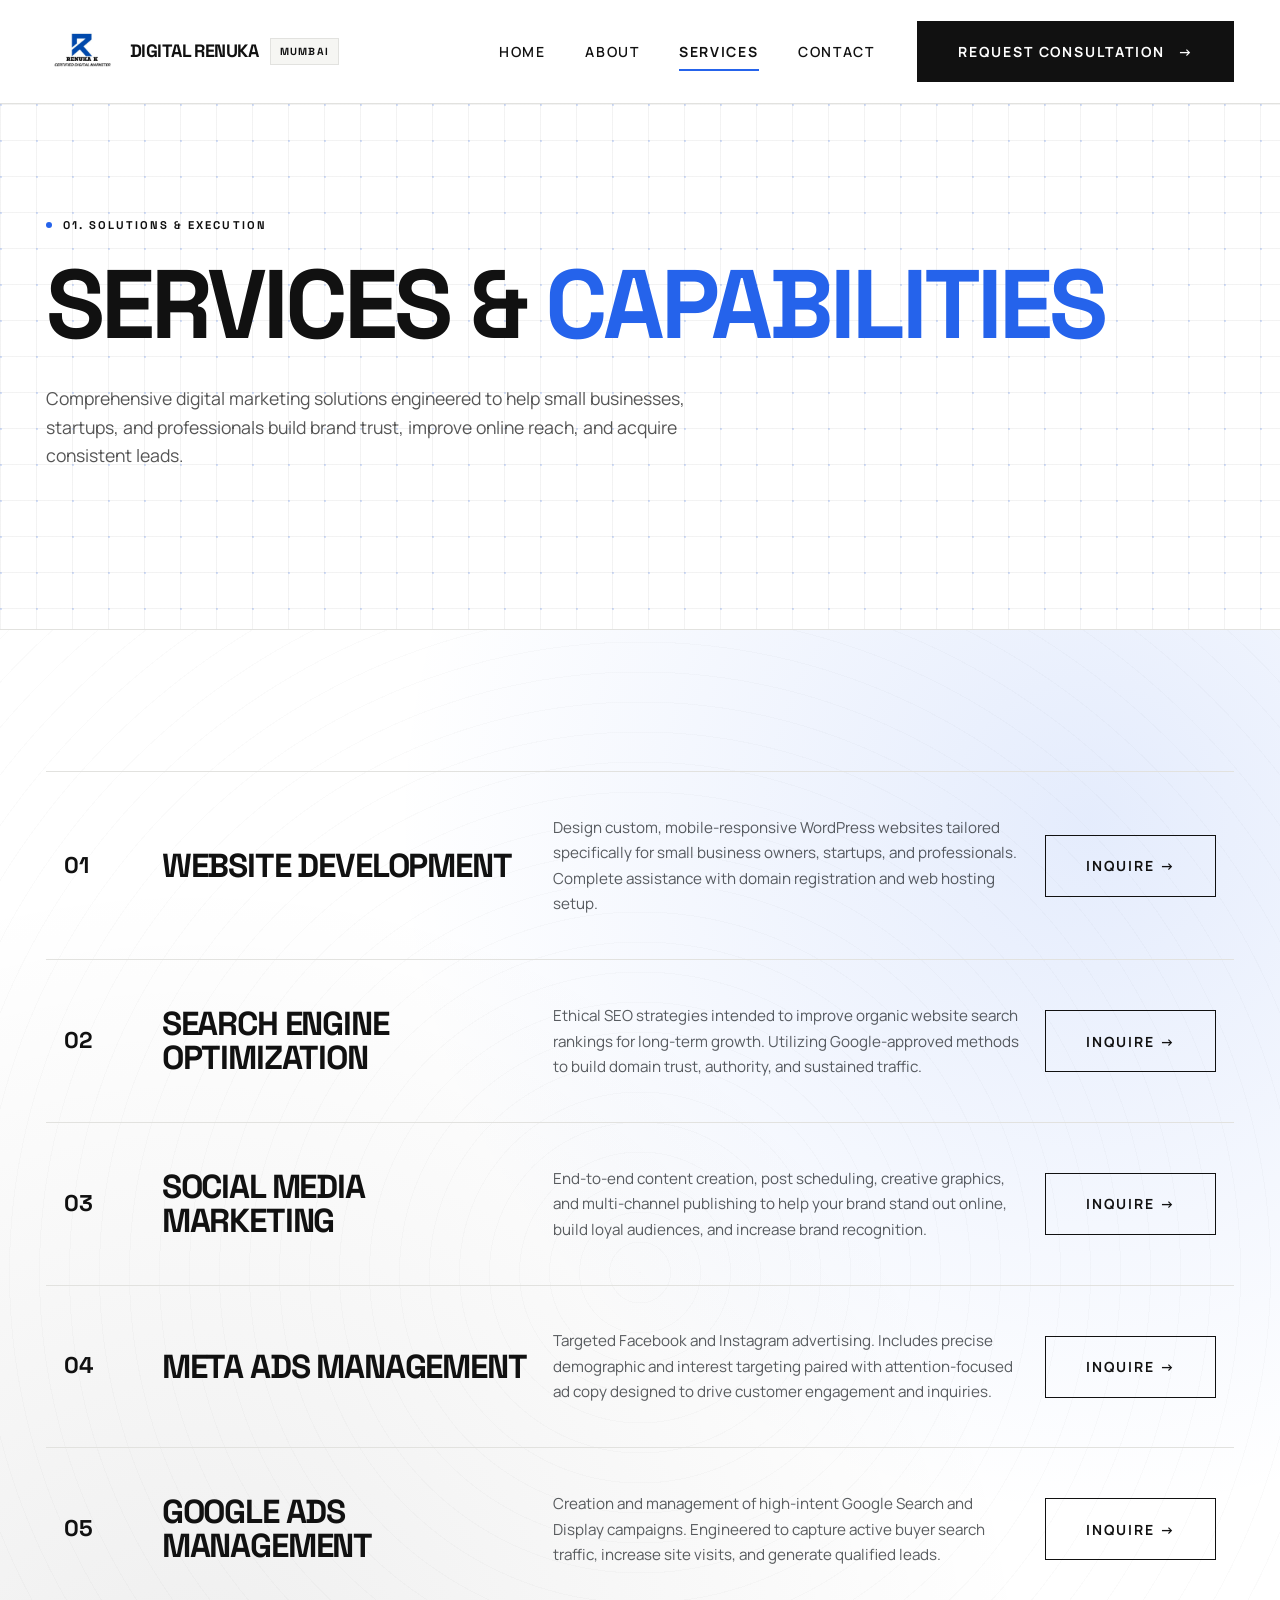
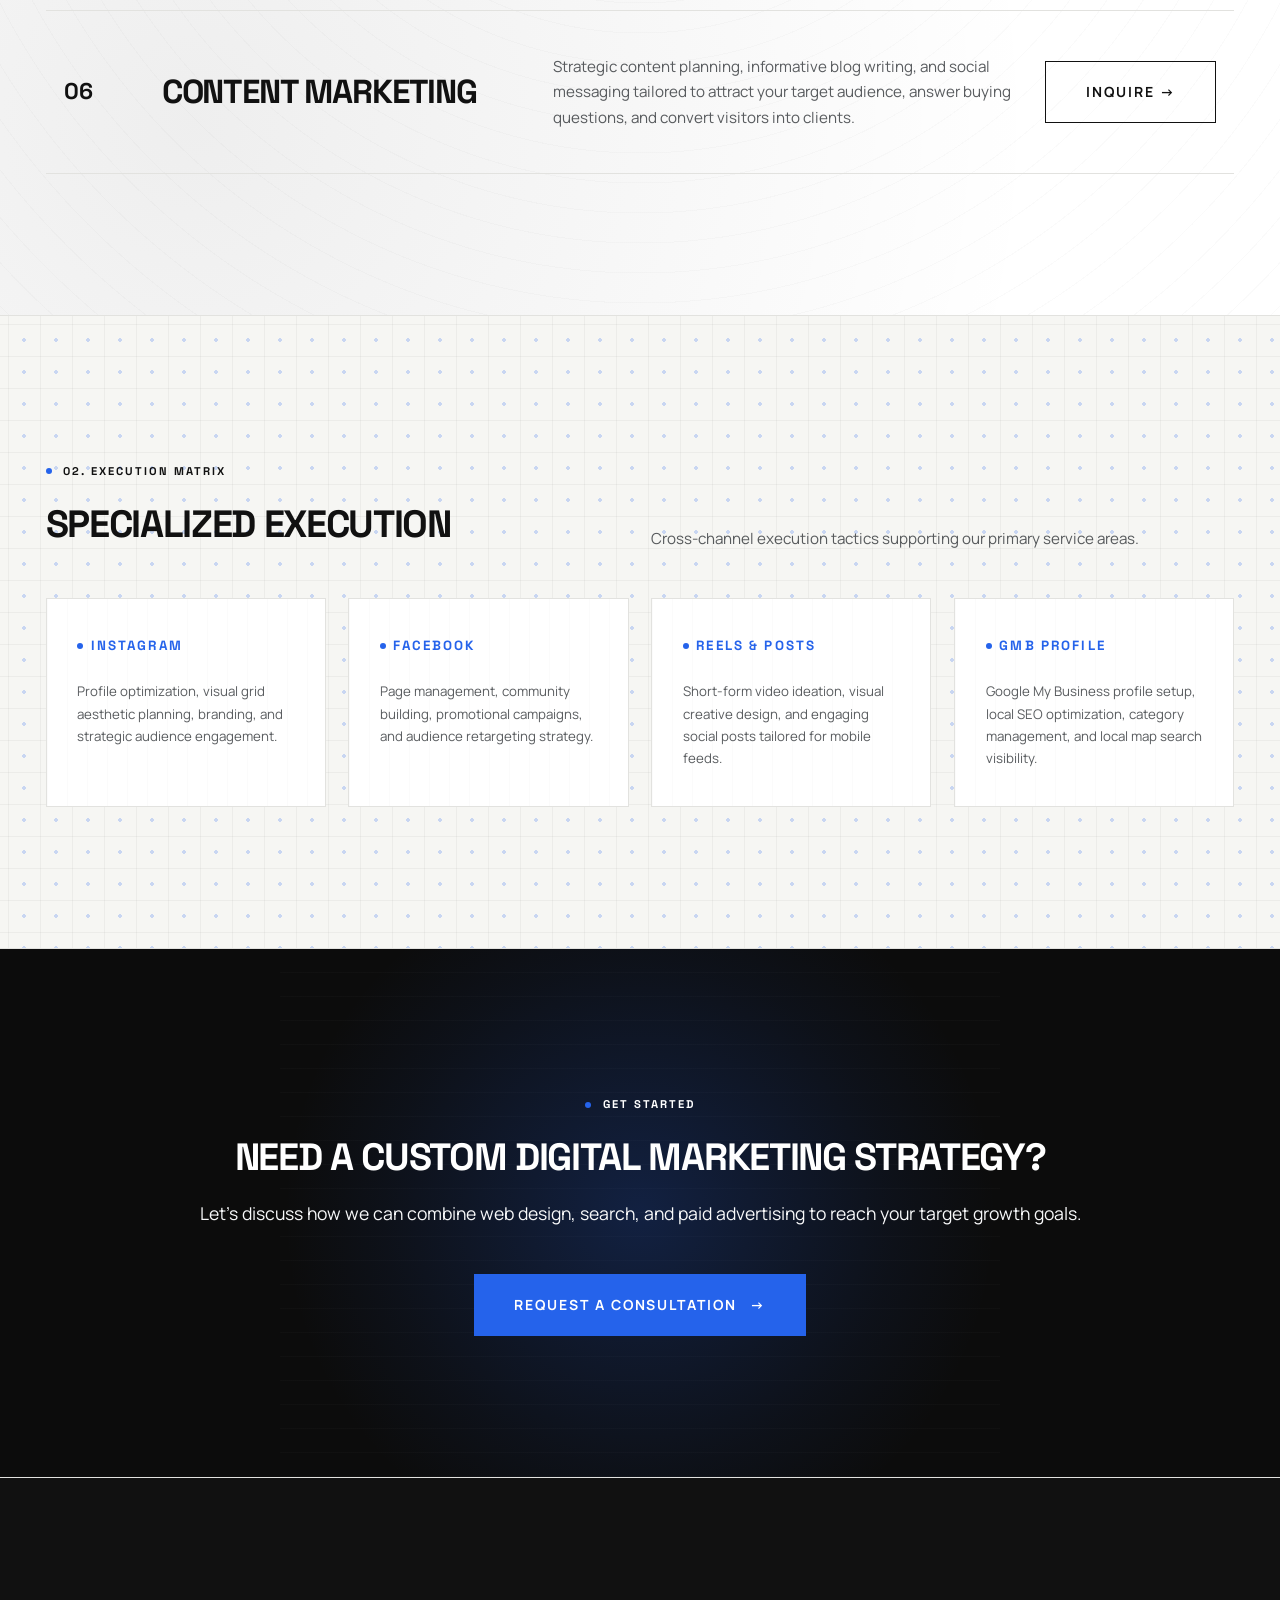
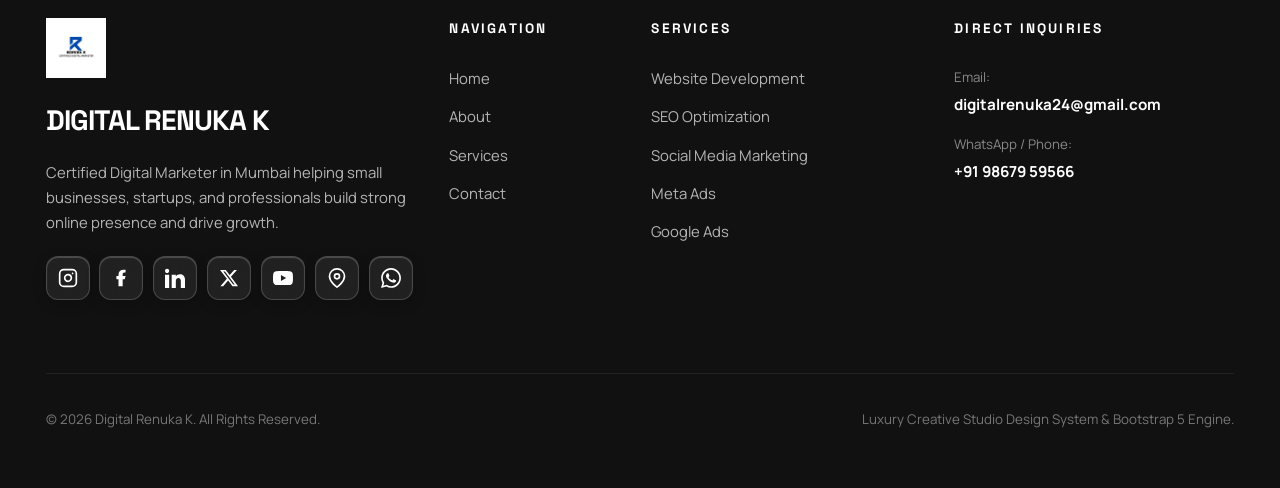
<file: services.html>
<!DOCTYPE html>
<html lang="en">
<head>
  <meta charset="UTF-8">
  <meta name="viewport" content="width=device-width, initial-scale=1.0">
  <title>Digital Marketing Services & Solutions | Digital Renuka Mumbai</title>
  <meta name="description" content="Explore Digital Renuka's core services: Website Development, SEO, Social Media Marketing, Meta Ads, Google Ads & Content Strategy for small businesses & startups.">
  <meta name="author" content="Digital Renuka">
  <meta name="robots" content="index, follow">
  <link rel="icon" type="image/jpeg" href="images/logo/logo.jpeg">

  <!-- Canonical & Open Graph Metadata -->
  <link rel="canonical" href="https://digitalrenuka.in/services.html">
  <meta property="og:title" content="Digital Marketing Services | Digital Renuka">
  <meta property="og:description" content="Tailored web development, SEO, performance advertising, and social media solutions for business growth.">
  <meta property="og:url" content="https://digitalrenuka.in/services.html">
  <meta property="og:type" content="website">

  <!-- Premium Modern Grotesk Google Fonts -->
  <link rel="preconnect" href="https://fonts.googleapis.com">
  <link rel="preconnect" href="https://fonts.gstatic.com" crossorigin>
  <link href="https://fonts.googleapis.com/css2?family=Manrope:wght@400;500;600;700;800&family=Space+Grotesk:wght@500;600;700;800&display=swap" rel="stylesheet">

  <!-- Bootstrap 5 CSS -->
  <link rel="stylesheet" href="https://cdn.jsdelivr.net/npm/bootstrap@5.3.3/dist/css/bootstrap.min.css">

  <!-- Custom Design System & Responsive CSS -->
  <link rel="stylesheet" href="css/style.css">
  <link rel="stylesheet" href="css/responsive.css">
</head>
<body>

  <!-- ==========================================================================
       HEADER & NAVIGATION
       ========================================================================== -->
  <header>
    <nav class="navbar navbar-expand-lg navbar-custom" aria-label="Main Navigation">
      <div class="container-fluid px-md-5">
        
        <a class="navbar-brand" href="index.html" aria-label="Digital Renuka Home">
          <img src="images/logo/logo.jpeg" alt="Digital Renuka Logo" class="brand-logo-img">
          <span class="d-none d-sm-inline-block">DIGITAL RENUKA</span>
          <span class="navbar-brand-badge">MUMBAI</span>
        </a>

        <button class="navbar-toggler-custom navbar-toggler d-lg-none" type="button" data-bs-toggle="collapse" data-bs-target="#mainNavbar" aria-controls="mainNavbar" aria-expanded="false" aria-label="Toggle navigation menu">
          <span class="toggler-icon-bar"></span>
          <span class="toggler-icon-bar"></span>
          <span class="toggler-icon-bar"></span>
        </button>

        <div class="collapse navbar-collapse justify-content-end" id="mainNavbar">
          <ul class="navbar-nav me-lg-4">
            <li class="nav-item">
              <a class="nav-link" href="index.html">Home</a>
            </li>
            <li class="nav-item">
              <a class="nav-link" href="about.html">About</a>
            </li>
            <li class="nav-item">
              <a class="nav-link active" href="services.html" aria-current="page">Services</a>
            </li>
            <li class="nav-item">
              <a class="nav-link" href="contact.html">Contact</a>
            </li>
          </ul>

          <a href="contact.html" class="btn-editorial btn-editorial-black">
            Request Consultation <span class="btn-arrow" aria-hidden="true">&rarr;</span>
          </a>
        </div>

      </div>
    </nav>
  </header>

  <main id="main-content">

    <!-- ==========================================================================
         SERVICES HERO SECTION
         ========================================================================== -->
    <section class="hero-editorial" aria-label="Services Hero">
      <div class="hero-bg-pattern" aria-hidden="true"></div>
      <div class="container-fluid px-md-5 position-relative z-1">
        <span class="section-label">01. Solutions & Execution</span>
        <h1 class="hero-title">
          SERVICES & <span class="hero-accent-text">CAPABILITIES</span>
        </h1>
        <p class="hero-subtitle">
          Comprehensive digital marketing solutions engineered to help small businesses, startups, and professionals build brand trust, improve online reach, and acquire consistent leads.
        </p>
      </div>
    </section>

    <!-- ==========================================================================
         6 CORE SERVICES EDITORIAL SYSTEM
         ========================================================================== -->
    <section class="section-padding position-relative overflow-hidden" aria-label="Core Services Detailed">
      <div class="bg-pattern-waves" aria-hidden="true"></div>
      <div class="container-fluid px-md-5 position-relative z-1">

        <div class="service-editorial-list">

          <!-- 01 Website Development -->
          <article id="website-dev" class="service-row-item">
            <div class="row align-items-center g-4">
              <div class="col-lg-1 col-2">
                <span class="service-row-number">01</span>
              </div>
              <div class="col-lg-4 col-10">
                <h2 class="service-row-title text-uppercase mb-0">Website Development</h2>
              </div>
              <div class="col-lg-5">
                <p class="mb-0 text-muted">
                  Design custom, mobile-responsive WordPress websites tailored specifically for small business owners, startups, and professionals. Complete assistance with domain registration and web hosting setup.
                </p>
              </div>
              <div class="col-lg-2 text-lg-end">
                <a href="contact.html?service=Website+Development" class="btn-editorial btn-editorial-outline btn-sm">Inquire &rarr;</a>
              </div>
            </div>
          </article>

          <!-- 02 Search Engine Optimization (SEO) -->
          <article id="seo" class="service-row-item">
            <div class="row align-items-center g-4">
              <div class="col-lg-1 col-2">
                <span class="service-row-number">02</span>
              </div>
              <div class="col-lg-4 col-10">
                <h2 class="service-row-title text-uppercase mb-0">Search Engine Optimization</h2>
              </div>
              <div class="col-lg-5">
                <p class="mb-0 text-muted">
                  Ethical SEO strategies intended to improve organic website search rankings for long-term growth. Utilizing Google-approved methods to build domain trust, authority, and sustained traffic.
                </p>
              </div>
              <div class="col-lg-2 text-lg-end">
                <a href="contact.html?service=SEO" class="btn-editorial btn-editorial-outline btn-sm">Inquire &rarr;</a>
              </div>
            </div>
          </article>

          <!-- 03 Social Media Marketing -->
          <article id="social-media" class="service-row-item">
            <div class="row align-items-center g-4">
              <div class="col-lg-1 col-2">
                <span class="service-row-number">03</span>
              </div>
              <div class="col-lg-4 col-10">
                <h2 class="service-row-title text-uppercase mb-0">Social Media Marketing</h2>
              </div>
              <div class="col-lg-5">
                <p class="mb-0 text-muted">
                  End-to-end content creation, post scheduling, creative graphics, and multi-channel publishing to help your brand stand out online, build loyal audiences, and increase brand recognition.
                </p>
              </div>
              <div class="col-lg-2 text-lg-end">
                <a href="contact.html?service=Social+Media" class="btn-editorial btn-editorial-outline btn-sm">Inquire &rarr;</a>
              </div>
            </div>
          </article>

          <!-- 04 Meta Ads Management -->
          <article id="meta-ads" class="service-row-item">
            <div class="row align-items-center g-4">
              <div class="col-lg-1 col-2">
                <span class="service-row-number">04</span>
              </div>
              <div class="col-lg-4 col-10">
                <h2 class="service-row-title text-uppercase mb-0">Meta Ads Management</h2>
              </div>
              <div class="col-lg-5">
                <p class="mb-0 text-muted">
                  Targeted Facebook and Instagram advertising. Includes precise demographic and interest targeting paired with attention-focused ad copy designed to drive customer engagement and inquiries.
                </p>
              </div>
              <div class="col-lg-2 text-lg-end">
                <a href="contact.html?service=Meta+Ads" class="btn-editorial btn-editorial-outline btn-sm">Inquire &rarr;</a>
              </div>
            </div>
          </article>

          <!-- 05 Google Ads Management -->
          <article id="google-ads" class="service-row-item">
            <div class="row align-items-center g-4">
              <div class="col-lg-1 col-2">
                <span class="service-row-number">05</span>
              </div>
              <div class="col-lg-4 col-10">
                <h2 class="service-row-title text-uppercase mb-0">Google Ads Management</h2>
              </div>
              <div class="col-lg-5">
                <p class="mb-0 text-muted">
                  Creation and management of high-intent Google Search and Display campaigns. Engineered to capture active buyer search traffic, increase site visits, and generate qualified leads.
                </p>
              </div>
              <div class="col-lg-2 text-lg-end">
                <a href="contact.html?service=Google+Ads" class="btn-editorial btn-editorial-outline btn-sm">Inquire &rarr;</a>
              </div>
            </div>
          </article>

          <!-- 06 Content Marketing -->
          <article id="content-marketing" class="service-row-item">
            <div class="row align-items-center g-4">
              <div class="col-lg-1 col-2">
                <span class="service-row-number">06</span>
              </div>
              <div class="col-lg-4 col-10">
                <h3 class="service-row-title text-uppercase mb-0">Content Marketing</h3>
              </div>
              <div class="col-lg-5">
                <p class="mb-0 text-muted">
                  Strategic content planning, informative blog writing, and social messaging tailored to attract your target audience, answer buying questions, and convert visitors into clients.
                </p>
              </div>
              <div class="col-lg-2 text-lg-end">
                <a href="contact.html?service=Content+Marketing" class="btn-editorial btn-editorial-outline btn-sm">Inquire &rarr;</a>
              </div>
            </div>
          </article>

        </div>

      </div>
    </section>

    <!-- ==========================================================================
         TYPOGRAPHIC CAPABILITIES MATRIX
         ========================================================================== -->
    <section class="section-padding bg-off-white border-top-thin border-bottom-thin matrix-bg-pattern" aria-label="Additional Capabilities">
      <div class="container-fluid px-md-5 position-relative z-1">
        
        <div class="row mb-5">
          <div class="col-lg-6">
            <span class="section-label">02. Execution Matrix</span>
            <h2 class="display-heading h1 text-uppercase">SPECIALIZED EXECUTION</h2>
          </div>
          <div class="col-lg-6 align-self-end">
            <p class="text-muted mb-0">Cross-channel execution tactics supporting our primary service areas.</p>
          </div>
        </div>

        <div class="row g-4">
          
          <div class="col-md-6 col-lg-3">
            <div class="matrix-group-card">
              <div class="matrix-group-title">INSTAGRAM</div>
              <p class="small text-muted mb-0">Profile optimization, visual grid aesthetic planning, branding, and strategic audience engagement.</p>
            </div>
          </div>

          <div class="col-md-6 col-lg-3">
            <div class="matrix-group-card">
              <div class="matrix-group-title">FACEBOOK</div>
              <p class="small text-muted mb-0">Page management, community building, promotional campaigns, and audience retargeting strategy.</p>
            </div>
          </div>

          <div class="col-md-6 col-lg-3">
            <div class="matrix-group-card">
              <div class="matrix-group-title">REELS & POSTS</div>
              <p class="small text-muted mb-0">Short-form video ideation, visual creative design, and engaging social posts tailored for mobile feeds.</p>
            </div>
          </div>

          <div class="col-md-6 col-lg-3">
            <div class="matrix-group-card">
              <div class="matrix-group-title">GMB PROFILE</div>
              <p class="small text-muted mb-0">Google My Business profile setup, local SEO optimization, category management, and local map search visibility.</p>
            </div>
          </div>

        </div>

      </div>
    </section>

    <!-- ==========================================================================
         CALL TO ACTION BANNER
         ========================================================================== -->
    <section class="section-padding bg-dark-editorial" aria-label="Services Page CTA">
      <div class="cta-ambient-glow" aria-hidden="true"></div>
      <div class="container-fluid px-md-5 text-center position-relative z-1">
        <span class="section-label light">Get Started</span>
        <h2 class="display-heading h1 text-uppercase text-white mb-4">NEED A CUSTOM DIGITAL MARKETING STRATEGY?</h2>
        <p class="lead-text text-light max-w-700 mx-auto mb-5">
          Let's discuss how we can combine web design, search, and paid advertising to reach your target growth goals.
        </p>
        <a href="contact.html" class="btn-editorial btn-editorial-accent">
          Request A Consultation <span class="btn-arrow" aria-hidden="true">&rarr;</span>
        </a>
      </div>
    </section>

  </main>

  <!-- ==========================================================================
       FOOTER
       ========================================================================== -->
  <footer class="footer-editorial">
    <div class="container-fluid px-md-5">
      <div class="row g-4">
        
        <div class="col-lg-4 mb-4 mb-lg-0">
          <img src="images/logo/logo.jpeg" alt="Digital Renuka Logo" class="footer-logo-img d-block">
          <div class="footer-brand">DIGITAL RENUKA K</div>
          <p class="footer-desc">
            Certified Digital Marketer in Mumbai helping small businesses, startups, and professionals build strong online presence and drive growth.
          </p>

          <!-- Social Media & Direct Channel Links -->
          <div class="footer-social-links mt-3" aria-label="Social Media Profiles">
            <a href="https://www.instagram.com/digitalrenuka24?igsh=dTQ5Zmhoa280YTBt" target="_blank" rel="noopener noreferrer" class="social-icon-btn" aria-label="Digital Renuka Instagram" title="Instagram">
              <svg width="20" height="20" viewBox="0 0 24 24" fill="none" stroke="currentColor" stroke-width="2" stroke-linecap="round" stroke-linejoin="round"><rect x="2" y="2" width="20" height="20" rx="5" ry="5"></rect><path d="M16 11.37A4 4 0 1 1 12.63 8 4 4 0 0 1 16 11.37z"></path><line x1="17.5" y1="6.5" x2="17.51" y2="6.5"></line></svg>
            </a>
            <a href="https://www.facebook.com/share/1CDRFmGvdE/" target="_blank" rel="noopener noreferrer" class="social-icon-btn" aria-label="Digital Renuka Facebook" title="Facebook">
              <svg width="20" height="20" viewBox="0 0 24 24" fill="currentColor"><path d="M14 13.5h2.5l1-4H14V7.5c0-1.1.9-2 2-2h1.5V2.14c-.6-.08-1.5-.14-2.5-.14-3.5 0-6 2.1-6 6v1.5H6.5v4H9V22h5v-8.5z"/></svg>
            </a>
            <a href="https://www.linkedin.com/in/digital-renuka-k-0265a3355?utm_source=share&utm_campaign=share_via&utm_content=profile&utm_medium=android_app" target="_blank" rel="noopener noreferrer" class="social-icon-btn" aria-label="Digital Renuka LinkedIn" title="LinkedIn">
              <svg width="20" height="20" viewBox="0 0 24 24" fill="currentColor"><path d="M4.98 3.5c0 1.381-1.11 2.5-2.48 2.5s-2.48-1.119-2.48-2.5c0-1.38 1.11-2.5 2.48-2.5s2.48 1.12 2.48 2.5zm.02 4.5h-5v16h5v-16zm7.982 0h-4.968v16h4.969v-8.399c0-4.67 6.029-5.052 6.029 0v8.399h4.988v-10.131c0-7.88-8.922-7.593-11.018-3.714v-2.155z"/></svg>
            </a>
            <a href="https://x.com/Digitalrenuka24?t=pdr_6o_eLxitoDrKzkmu7A&s=08" target="_blank" rel="noopener noreferrer" class="social-icon-btn" aria-label="Digital Renuka Twitter X" title="Twitter / X">
              <svg width="20" height="20" viewBox="0 0 24 24" fill="currentColor"><path d="M18.244 2.25h3.308l-7.227 8.26 8.502 11.24H16.17l-5.214-6.817L4.99 21.75H1.68l7.73-8.835L1.254 2.25H8.08l4.713 6.231zm-1.161 17.52h1.833L7.084 4.126H5.117z"/></svg>
            </a>
            <a href="https://www.youtube.com/@Digitalrenuka24" target="_blank" rel="noopener noreferrer" class="social-icon-btn" aria-label="Digital Renuka YouTube Channel" title="YouTube Channel">
              <svg width="20" height="20" viewBox="0 0 24 24" fill="currentColor"><path d="M23.498 6.186a3.016 3.016 0 0 0-2.122-2.136C19.505 3.545 12 3.545 12 3.545s-7.505 0-9.377.505A3.017 3.017 0 0 0 .502 6.186C0 8.07 0 12 0 12s0 3.93.502 5.814a3.016 3.016 0 0 0 2.122 2.136c1.871.505 9.376.505 9.376.505s7.505 0 9.377-.505a3.015 3.015 0 0 0 2.122-2.136C24 15.93 24 12 24 12s0-3.93-.502-5.814zM9.545 15.568V8.432L15.818 12l-6.273 3.568z"/></svg>
            </a>
            <a href="https://maps.app.goo.gl/KDmsfM2EYH6APbbC6?g_st=aw" target="_blank" rel="noopener noreferrer" class="social-icon-btn" aria-label="Digital Renuka Google Maps Location" title="Google Maps">
              <svg width="20" height="20" viewBox="0 0 24 24" fill="none" stroke="currentColor" stroke-width="2" stroke-linecap="round" stroke-linejoin="round"><path d="M21 10c0 7-9 13-9 13s-9-6-9-13a9 9 0 0 1 18 0z"></path><circle cx="12" cy="10" r="3"></circle></svg>
            </a>
            <a href="https://wa.me/919867959566" target="_blank" rel="noopener noreferrer" class="social-icon-btn" aria-label="Digital Renuka WhatsApp Direct" title="WhatsApp">
              <svg width="20" height="20" viewBox="0 0 24 24" fill="currentColor"><path d="M.057 24l1.687-6.163c-1.041-1.804-1.588-3.849-1.587-5.946.003-6.556 5.338-11.891 11.893-11.891 3.181.001 6.167 1.24 8.413 3.488 2.245 2.248 3.481 5.236 3.48 8.414-.003 6.557-5.338 11.892-11.893 11.892-1.99-.001-3.951-.5-5.688-1.448l-6.305 1.654zm6.597-3.807c1.676.995 3.276 1.591 5.392 1.592 5.448 0 9.886-4.434 9.889-9.885.002-5.462-4.415-9.89-9.881-9.892-5.452 0-9.887 4.434-9.889 9.884-.001 2.225.651 3.891 1.746 5.634l-.999 3.648 3.742-.981zm11.387-5.464c-.074-.124-.272-.198-.57-.347-.297-.149-1.758-.868-2.031-.967-.272-.099-.47-.149-.669.149-.198.297-.768.967-.941 1.165-.173.198-.347.223-.644.074-.297-.149-1.255-.462-2.39-1.475-.883-.788-1.48-1.761-1.653-2.059-.173-.297-.018-.458.13-.606.134-.133.297-.347.446-.521.151-.172.2-.296.3-.495.099-.198.05-.372-.025-.521-.075-.148-.669-1.611-.916-2.206-.242-.579-.487-.501-.669-.51l-.57-.01c-.198 0-.52.074-.792.372s-1.04 1.016-1.04 2.479 1.065 2.876 1.213 3.074c.149.198 2.095 3.2 5.076 4.487.709.306 1.263.489 1.694.626.712.226 1.36.194 1.872.118.571-.085 1.758-.719 2.006-1.413.248-.695.248-1.29.173-1.414z"/></svg>
            </a>
          </div>
        </div>

        <div class="col-6 col-lg-2 ms-lg-auto">
          <div class="footer-title">Navigation</div>
          <ul class="footer-links">
            <li><a href="index.html">Home</a></li>
            <li><a href="about.html">About</a></li>
            <li><a href="services.html">Services</a></li>
            <li><a href="contact.html">Contact</a></li>
          </ul>
        </div>

        <div class="col-6 col-lg-3">
          <div class="footer-title">Services</div>
          <ul class="footer-links">
            <li><a href="services.html#website-dev">Website Development</a></li>
            <li><a href="services.html#seo">SEO Optimization</a></li>
            <li><a href="services.html#social-media">Social Media Marketing</a></li>
            <li><a href="services.html#meta-ads">Meta Ads</a></li>
            <li><a href="services.html#google-ads">Google Ads</a></li>
          </ul>
        </div>

        <div class="col-lg-3">
          <div class="footer-title">Direct Inquiries</div>
          <p class="text-white-50 small mb-1">Email:</p>
          <a href="mailto:digitalrenuka24@gmail.com" class="fw-bold text-white d-block mb-3">digitalrenuka24@gmail.com</a>
          <p class="text-white-50 small mb-1">WhatsApp / Phone:</p>
          <a href="https://wa.me/919867959566" target="_blank" rel="noopener noreferrer" class="fw-bold text-white d-block">+91 98679 59566</a>
        </div>

      </div>

      <div class="footer-bottom">
        <div>&copy; 2026 Digital Renuka K. All Rights Reserved.</div>
        <div>Luxury Creative Studio Design System & Bootstrap 5 Engine.</div>
      </div>
    </div>
  </footer>

  <script src="https://cdn.jsdelivr.net/npm/bootstrap@5.3.3/dist/js/bootstrap.bundle.min.js"></script>
  <script src="js/script.js"></script>
</body>
</html>
</file>
<file: css/style.css>
/* ==========================================================================
   DIGITAL RENUKA - FINAL LUXURY ART-DIRECTION & DESIGN SYSTEM
   Direction: High-End Luxury Creative Studio / Editorial Architecture
   Palette: White (#FFFFFF), Off-White (#F6F6F3), Deep Black (#111111), Blue Accent (#2563EB)
   ========================================================================== */

/* --------------------------------------------------------------------------
   1. DESIGN TOKENS & TYPOGRAPHY SCALE
   -------------------------------------------------------------------------- */
:root {
  /* Color Palette */
  --color-black: #111111;
  --color-white: #FFFFFF;
  --color-off-white: #F6F6F3;
  --color-accent: #2563EB;
  --color-border: #E2E2DF;
  --color-border-dark: #2A2A2A;
  --color-muted: #555555;
  --color-dark-bg: #0C0C0C;
  
  /* Luxury Editorial Typography System */
  --font-display: 'Space Grotesk', -apple-system, BlinkMacSystemFont, "Segoe UI", Roboto, sans-serif;
  --font-body: 'Manrope', -apple-system, BlinkMacSystemFont, "Segoe UI", Roboto, sans-serif;
  
  /* Fluid Architectural Typography Scale (Reduced by 5%) */
  --font-hero: clamp(3.04rem, 7.6vw, 7.79rem);
  --font-h1: clamp(2.38rem, 5.22vw, 4.94rem);
  --font-h2: clamp(1.85rem, 3.61vw, 3.61rem);
  --font-h3: clamp(1.38rem, 2.28vw, 2.28rem);
  --font-body-lg: clamp(1.06rem, 1.38vw, 1.25rem);
  --font-body-base: 1rem;
  --font-small: 0.89rem;
  --font-micro: 0.74rem;

  /* Architectural Spacing Scale (Generous Rhythm) */
  --section-padding-y: clamp(5.5rem, 11vw, 10rem);
  --grid-gap: clamp(1.8rem, 3.5vw, 4rem);
  
  /* Layout & Utility Variables */
  --header-height: 104px;
  --transition-fast: 0.25s cubic-bezier(0.2, 1, 0.4, 1);
  --transition-normal: 0.38s cubic-bezier(0.2, 1, 0.4, 1);
  --transition-smooth: 0.55s cubic-bezier(0.2, 1, 0.4, 1);
  --border-thin: 1px solid var(--color-border);
  --border-dark-thin: 1px solid var(--color-border-dark);
}

.brand-logo-img {
  height: 72px;
  width: auto;
  object-fit: contain;
}

/* --------------------------------------------------------------------------
   2. BASE & RESET STYLES
   -------------------------------------------------------------------------- */
*, *::before, *::after {
  box-sizing: border-box;
}

html {
  font-family: var(--font-body);
  font-size: 95%; /* 5% reduction from 100% / 16px */
  scroll-behavior: smooth;
  -webkit-text-size-adjust: 100%;
  color-scheme: light;
}

body {
  margin: 0;
  padding: 0;
  background-color: var(--color-white);
  color: var(--color-black);
  font-family: var(--font-body);
  font-weight: 400;
  line-height: 1.68;
  overflow-x: hidden;
  -webkit-font-smoothing: antialiased;
  -moz-osx-font-smoothing: grayscale;
}

::selection {
  background-color: var(--color-accent);
  color: var(--color-white);
}

::-moz-selection {
  background-color: var(--color-accent);
  color: var(--color-white);
}

/* Luxury Display Typography */
h1, h2, h3, h4, h5, h6, .display-heading {
  font-family: var(--font-display);
  font-weight: 700;
  line-height: 1.03;
  letter-spacing: -0.035em;
  color: var(--color-black);
  margin-top: 0;
}

.text-uppercase-display {
  text-transform: uppercase;
  letter-spacing: -0.02em;
}

.font-editorial {
  font-family: var(--font-display);
}

p {
  margin-top: 0;
  margin-bottom: 1.35rem;
  color: var(--color-muted);
  font-size: var(--font-body-base);
}

p.lead-text {
  font-size: var(--font-body-lg);
  line-height: 1.58;
  color: var(--color-black);
  font-weight: 400;
}

a {
  color: inherit;
  text-decoration: none;
  transition: color var(--transition-fast);
}

/* Distinctive Editorial Section Label System */
.section-label {
  display: inline-flex;
  align-items: center;
  gap: 0.75rem;
  font-family: var(--font-display);
  font-size: var(--font-micro);
  font-weight: 700;
  text-transform: uppercase;
  letter-spacing: 0.18em;
  color: var(--color-black);
  margin-bottom: 1.6rem;
}

.section-label::before {
  content: "";
  display: inline-block;
  width: 6px;
  height: 6px;
  background-color: var(--color-accent);
  border-radius: 50%;
}

.section-label.light {
  color: var(--color-white);
}

.section-label.light::before {
  background-color: var(--color-accent);
}

/* Section Padding Utility */
.section-padding {
  padding-top: var(--section-padding-y);
  padding-bottom: var(--section-padding-y);
}

.bg-off-white {
  background-color: var(--color-off-white) !important;
}

.bg-dark-editorial {
  background-color: var(--color-dark-bg) !important;
  color: var(--color-white) !important;
}

.bg-dark-editorial h1,
.bg-dark-editorial h2,
.bg-dark-editorial h3,
.bg-dark-editorial h4,
.bg-dark-editorial .display-heading {
  color: var(--color-white) !important;
}

.bg-dark-editorial p {
  color: #B5B5B5;
}

/* Structural Thin Borders */
.border-top-thin {
  border-top: var(--border-thin) !important;
}

.border-bottom-thin {
  border-bottom: var(--border-thin) !important;
}

.border-left-thin {
  border-left: var(--border-thin) !important;
}

.border-right-thin {
  border-right: var(--border-thin) !important;
}

/* --------------------------------------------------------------------------
   3. NAVIGATION BAR (LUXURY EDITORIAL HEADER)
   -------------------------------------------------------------------------- */
.navbar-custom {
  height: var(--header-height);
  background-color: rgba(255, 255, 255, 0.95);
  backdrop-filter: blur(16px);
  -webkit-backdrop-filter: blur(16px);
  border-bottom: var(--border-thin);
  position: sticky;
  top: 0;
  z-index: 1050;
  transition: background-color var(--transition-fast), border-color var(--transition-fast);
}

.navbar-custom .navbar-brand {
  font-family: var(--font-display);
  font-weight: 700;
  font-size: 1.18rem;
  letter-spacing: -0.03em;
  color: var(--color-black);
  display: flex;
  align-items: center;
  gap: 0.8rem;
}

.brand-logo-img {
  height: 72px;
  width: auto;
  object-fit: contain;
}

.footer-logo-img {
  height: 60px;
  width: auto;
  object-fit: contain;
  background-color: #FFFFFF;
  padding: 8px;
  border-radius: 0;
  margin-bottom: 1.25rem;
}

.navbar-brand-badge {
  font-size: 0.68rem;
  font-weight: 700;
  padding: 0.22rem 0.55rem;
  background-color: var(--color-off-white);
  border: var(--border-thin);
  text-transform: uppercase;
  letter-spacing: 0.12em;
  color: var(--color-black);
  border-radius: 0;
}

.navbar-custom .nav-link {
  font-family: var(--font-body);
  font-size: 0.92rem;
  font-weight: 600;
  text-transform: uppercase;
  letter-spacing: 0.12em;
  color: var(--color-black);
  padding: 0.5rem 1.3rem !important;
  position: relative;
  transition: color var(--transition-fast);
}

.navbar-custom .nav-link::after {
  content: "";
  position: absolute;
  bottom: 0;
  left: 1.3rem;
  right: 1.3rem;
  height: 2px;
  background-color: var(--color-accent);
  transform: scaleX(0);
  transform-origin: right;
  transition: transform var(--transition-normal);
}

.navbar-custom .nav-link:hover::after,
.navbar-custom .nav-link.active::after {
  transform: scaleX(1);
  transform-origin: left;
}

.navbar-custom .nav-link.active {
  color: var(--color-black) !important;
  font-weight: 700;
}

/* Custom Hamburger Toggle Button */
.navbar-toggler-custom {
  border: var(--border-thin);
  background: transparent;
  padding: 0.55rem 0.8rem;
  border-radius: 0;
  cursor: pointer;
}

.navbar-toggler-custom:focus {
  outline: 2px solid var(--color-black);
  box-shadow: none;
}

.toggler-icon-bar {
  display: block;
  width: 22px;
  height: 2px;
  background-color: var(--color-black);
  margin: 4px 0;
  transition: transform var(--transition-fast);
}

/* --------------------------------------------------------------------------
   4. BUTTON COMPONENTS (MINIMAL LUXURY SYSTEM)
   -------------------------------------------------------------------------- */
.btn-editorial {
  display: inline-flex;
  align-items: center;
  justify-content: center;
  gap: 0.85rem;
  font-family: var(--font-body);
  font-size: 0.92rem;
  font-weight: 700;
  text-transform: uppercase;
  letter-spacing: 0.14em;
  padding: 1.2rem 2.6rem;
  border-radius: 0;
  border: 1px solid transparent;
  cursor: pointer;
  text-decoration: none;
  transition: background-color var(--transition-fast), color var(--transition-fast), border-color var(--transition-fast), transform var(--transition-fast);
  white-space: nowrap;
}

.btn-editorial:focus-visible {
  outline: 2px solid var(--color-black);
  outline-offset: 3px;
}

/* Primary Black Button */
.btn-editorial-black {
  background-color: var(--color-black);
  color: var(--color-white);
  border-color: var(--color-black);
}

.btn-editorial-black:hover {
  background-color: var(--color-accent);
  color: var(--color-white);
  border-color: var(--color-accent);
}

/* Accent Blue Button */
.btn-editorial-accent {
  background-color: var(--color-accent);
  color: var(--color-white);
  border-color: var(--color-accent);
}

.btn-editorial-accent:hover {
  background-color: var(--color-black);
  color: var(--color-white);
  border-color: var(--color-black);
}

/* Outline Button */
.btn-editorial-outline {
  background-color: transparent;
  color: var(--color-black);
  border-color: var(--color-black);
}

.btn-editorial-outline:hover {
  background-color: var(--color-black);
  color: var(--color-white);
}

.btn-editorial-outline-light {
  background-color: transparent;
  color: var(--color-white);
  border-color: var(--color-white);
}

.btn-editorial-outline-light:hover {
  background-color: var(--color-white);
  color: var(--color-black);
}

.btn-editorial .btn-arrow {
  display: inline-block;
  transition: transform var(--transition-fast);
}

.btn-editorial:hover .btn-arrow {
  transform: translateX(5px);
}

/* --------------------------------------------------------------------------
   5. HERO SECTION (SIGNATURE EDITORIAL MOMENT)
   -------------------------------------------------------------------------- */
.hero-editorial {
  position: relative;
  padding-top: clamp(3.8rem, 8.5vw, 7rem);
  padding-bottom: clamp(5rem, 9.5vw, 8.5rem);
  border-bottom: var(--border-thin);
  background-color: var(--color-white);
}

.hero-title {
  font-size: var(--font-hero);
  font-weight: 800;
  line-height: 0.94;
  letter-spacing: -0.04em;
  text-transform: uppercase;
  color: var(--color-black);
  margin-bottom: 2.2rem;
}

.hero-accent-text {
  color: var(--color-accent);
  display: inline-block;
}

.hero-subtitle {
  font-size: var(--font-body-lg);
  line-height: 1.62;
  color: var(--color-muted);
  max-width: 680px;
  margin-bottom: 2.5rem;
}

.hero-tag-group {
  display: flex;
  flex-wrap: wrap;
  gap: 0.55rem;
  margin-bottom: 2.5rem;
}

.hero-tag {
  font-size: var(--font-micro);
  font-weight: 700;
  text-transform: uppercase;
  letter-spacing: 0.12em;
  padding: 0.45rem 0.95rem;
  background-color: var(--color-off-white);
  border: var(--border-thin);
  color: var(--color-black);
  border-radius: 0;
  transition: border-color var(--transition-fast), background-color var(--transition-fast);
}

.hero-tag:hover {
  border-color: var(--color-black);
  background-color: var(--color-white);
}

/* Editorial Information Panel (Right Hero Column) */
.hero-feature-box {
  border: var(--border-thin);
  padding: 2.2rem 2.2rem 1.8rem 2.2rem;
  background-color: var(--color-off-white);
  height: auto;
  display: flex;
  flex-direction: column;
  justify-content: flex-start;
  position: relative;
}

.hero-feature-box::before {
  content: "";
  position: absolute;
  top: 0;
  left: 0;
  width: 3px;
  height: 100%;
  background-color: var(--color-accent);
}

.hero-feature-number {
  font-family: var(--font-display);
  font-size: 0.88rem;
  font-weight: 800;
  letter-spacing: 0.15em;
  color: var(--color-accent);
  margin-bottom: 1.4rem;
  display: block;
  text-transform: uppercase;
}

/* --------------------------------------------------------------------------
   6. EDITORIAL SERVICE SYSTEM (HERO OF THE WEBSITE)
   -------------------------------------------------------------------------- */
.service-editorial-list {
  display: flex;
  flex-direction: column;
}

.service-row-item {
  border-bottom: var(--border-thin);
  padding: 2.8rem 1.2rem;
  transition: background-color var(--transition-normal), border-color var(--transition-fast);
  position: relative;
}

.service-row-item:first-child {
  border-top: var(--border-thin);
}

.service-row-item:hover {
  background-color: var(--color-off-white);
  border-bottom-color: var(--color-black);
}

.service-row-number {
  font-family: var(--font-display);
  font-size: 1.5rem;
  font-weight: 800;
  color: var(--color-black);
  transition: color var(--transition-fast), transform var(--transition-fast);
}

.service-row-item:hover .service-row-number {
  color: var(--color-accent);
  transform: translateX(4px);
}

.service-row-title {
  font-size: clamp(1.5rem, 2.6vw, 2.5rem);
  font-weight: 700;
  letter-spacing: -0.035em;
  margin-bottom: 0.5rem;
  transition: transform var(--transition-fast);
}

.service-row-item:hover .service-row-title {
  transform: translateX(6px);
}

.editorial-card {
  border: var(--border-thin);
  background-color: var(--color-white);
  padding: clamp(2.2rem, 3.5vw, 3.2rem);
  height: 100%;
  display: flex;
  flex-direction: column;
  justify-content: space-between;
  transition: border-color var(--transition-fast), background-color var(--transition-fast);
  border-radius: 0;
  position: relative;
  overflow: hidden;
}

.editorial-card::after {
  content: "";
  position: absolute;
  inset: 0;
  background-image: radial-gradient(circle at 1px 1px, rgba(37, 99, 235, 0.14) 1px, transparent 0);
  background-size: 24px 24px;
  opacity: 0.35;
  pointer-events: none;
  transition: opacity var(--transition-fast);
}

.editorial-card:hover {
  border-color: var(--color-black);
  background-color: var(--color-off-white);
}

.editorial-card:hover::after {
  opacity: 0.85;
  animation: cardPatternPulse 8s ease-in-out infinite alternate;
}

@keyframes cardPatternPulse {
  0% { transform: scale(1); opacity: 0.5; }
  100% { transform: scale(1.025); opacity: 0.95; }
}

.editorial-card-number {
  font-family: var(--font-display);
  font-size: 0.92rem;
  font-weight: 800;
  letter-spacing: 0.14em;
  color: var(--color-muted);
  margin-bottom: 1.6rem;
  position: relative;
  z-index: 1;
}

.editorial-card-title {
  font-size: clamp(1.4rem, 2.2vw, 1.9rem);
  font-weight: 700;
  letter-spacing: -0.035em;
  margin-bottom: 1rem;
  position: relative;
  z-index: 1;
}

.editorial-card-desc {
  font-size: var(--font-body-base);
  color: var(--color-muted);
  margin-bottom: 1.6rem;
  flex-grow: 1;
  position: relative;
  z-index: 1;
}

/* --------------------------------------------------------------------------
   7. TYPOGRAPHIC CAPABILITY MATRIX (REFINED ARCHITECTURAL INDEX)
   -------------------------------------------------------------------------- */
.matrix-group-card {
  border: var(--border-thin);
  background-color: var(--color-white);
  padding: 2.4rem 2rem;
  height: 100%;
  transition: border-color var(--transition-fast), background-color var(--transition-fast);
  position: relative;
  overflow: hidden;
}

.matrix-group-card::after {
  content: "";
  position: absolute;
  inset: 0;
  background-image: linear-gradient(to right, rgba(17, 17, 17, 0.04) 1px, transparent 1px);
  background-size: 20px 20px;
  opacity: 0.4;
  pointer-events: none;
  transition: opacity var(--transition-fast);
}

.matrix-group-card:hover {
  border-color: var(--color-black);
  background-color: var(--color-off-white);
}

.matrix-group-card:hover::after {
  opacity: 0.9;
}

.matrix-group-title {
  font-family: var(--font-display);
  font-size: 0.88rem;
  font-weight: 800;
  text-transform: uppercase;
  letter-spacing: 0.16em;
  color: var(--color-accent);
  margin-bottom: 1.5rem;
  display: flex;
  align-items: center;
  gap: 0.5rem;
}

.matrix-group-title::before {
  content: "";
  display: inline-block;
  width: 6px;
  height: 6px;
  background-color: var(--color-accent);
  border-radius: 50%;
}

.matrix-item-list {
  list-style: none;
  padding: 0;
  margin: 0;
}

.matrix-item-list li {
  font-size: 1.08rem;
  font-weight: 600;
  color: var(--color-black);
  padding: 0.75rem 0;
  border-bottom: 1px dashed var(--color-border);
  display: flex;
  justify-content: space-between;
  align-items: center;
}

.matrix-item-list li:last-child {
  border-bottom: none;
}

/* --------------------------------------------------------------------------
   8. METHODOLOGY CONNECTING LINE (DESKTOP)
   -------------------------------------------------------------------------- */
.methodology-row {
  position: relative;
}

@media (min-width: 992px) {
  .methodology-row::before {
    content: "";
    position: absolute;
    top: 50%;
    left: 10%;
    right: 10%;
    height: 1px;
    background-color: var(--color-border);
    z-index: 0;
  }
}

.editorial-card-methodology {
  position: relative;
  z-index: 1;
}

/* --------------------------------------------------------------------------
   9. FORM STYLING (LUXURY CONSULTATION EXPERIENCE)
   -------------------------------------------------------------------------- */
.form-group-editorial {
  margin-bottom: 1.8rem;
}

.form-label-editorial {
  display: block;
  font-family: var(--font-display);
  font-size: var(--font-micro);
  font-weight: 700;
  text-transform: uppercase;
  letter-spacing: 0.14em;
  color: var(--color-black);
  margin-bottom: 0.65rem;
}

.form-control-editorial {
  width: 100%;
  font-family: var(--font-body);
  font-size: 1.05rem;
  color: var(--color-black);
  background-color: var(--color-white);
  border: var(--border-thin);
  padding: 1.25rem 1.4rem;
  border-radius: 0;
  transition: border-color var(--transition-fast), box-shadow var(--transition-fast);
}

.form-control-editorial:focus {
  outline: none;
  border-color: var(--color-black);
  box-shadow: 0 0 0 2px rgba(17, 17, 17, 0.14);
}

.form-control-editorial::placeholder {
  color: #B5B5B5;
  font-size: 0.98rem;
}

select.form-control-editorial {
  appearance: none;
  background-image: url("data:image/svg+xml,%3Csvg xmlns='http://www.w3.org/2000/svg' width='16' height='16' viewBox='0 0 24 24' fill='none' stroke='%23111111' stroke-width='2' stroke-linecap='round' stroke-linejoin='round'%3E%3Cpolyline points='6 9 12 15 18 9'%3E%3C/polyline%3E%3C/svg%3E");
  background-repeat: no-repeat;
  background-position: right 1.35rem center;
  background-size: 16px;
  padding-right: 2.8rem;
}

.form-feedback-error {
  font-size: 0.85rem;
  color: #D32F2F;
  margin-top: 0.45rem;
  display: none;
}

.form-control-editorial.is-invalid {
  border-color: #D32F2F !important;
}

.form-control-editorial.is-invalid + .form-feedback-error {
  display: block;
}

/* Success Banner State */
.form-success-banner {
  display: none;
  border: 1px solid var(--color-black);
  background-color: var(--color-off-white);
  padding: 2.8rem;
  margin-top: 1.5rem;
}

.form-success-banner.active {
  display: block;
  animation: fadeIn var(--transition-normal);
}

/* --------------------------------------------------------------------------
   10. ASSET PLACEHOLDER FRAMES
   -------------------------------------------------------------------------- */
.asset-placeholder-frame {
  border: 1px dashed var(--color-border-dark);
  background-color: var(--color-off-white);
  padding: 3rem 2rem;
  text-align: center;
  display: flex;
  flex-direction: column;
  align-items: center;
  justify-content: center;
  gap: 0.85rem;
  min-height: 280px;
}

.asset-placeholder-tag {
  font-size: var(--font-micro);
  font-weight: 700;
  text-transform: uppercase;
  letter-spacing: 0.14em;
  background-color: var(--color-black);
  color: var(--color-white);
  padding: 0.38rem 0.85rem;
}

.asset-placeholder-title {
  font-family: var(--font-display);
  font-size: 1.15rem;
  font-weight: 700;
  color: var(--color-black);
  margin: 0;
}

.asset-placeholder-desc {
  font-size: var(--font-small);
  color: var(--color-muted);
  max-width: 340px;
  margin: 0;
}/* --------------------------------------------------------------------------
   10.1 FOUNDER PHOTOGRAPH CARD
   -------------------------------------------------------------------------- */
.founder-photo-wrapper {
  display: flex;
  flex-direction: column;
  height: 100%;
}

.founder-photo-card {
  position: relative;
  border-radius: 12px;
  overflow: hidden;
  box-shadow: 0 12px 32px rgba(0, 0, 0, 0.08);
  border: 1px solid var(--color-border);
  background: var(--color-white);
  flex-grow: 1;
}

.founder-photo-img,
.bw-to-color-img {
  width: 100%;
  height: 100%;
  max-height: 520px;
  object-fit: cover;
  object-position: center 20%;
  display: block;
  filter: grayscale(100%) contrast(1.08) brightness(0.96);
  transition: filter 0.55s cubic-bezier(0.16, 1, 0.3, 1), transform 0.55s cubic-bezier(0.16, 1, 0.3, 1);
}

.founder-photo-card:hover .founder-photo-img,
.founder-photo-img:hover,
.bw-to-color-img:hover {
  filter: grayscale(0%) contrast(1) brightness(1);
  transform: scale(1.025);
}

.founder-photo-caption {
  margin-top: 0.85rem;
  padding-top: 0.65rem;
  display: flex;
  align-items: center;
  justify-content: space-between;
  border-top: 1px solid var(--color-border);
}

.founder-photo-caption .caption-name {
  font-family: var(--font-display);
  font-weight: 700;
  font-size: 0.92rem;
  color: var(--color-black);
  text-transform: uppercase;
  letter-spacing: 0.04em;
}

.founder-photo-caption .caption-role {
  font-family: var(--font-body);
  font-size: 0.74rem;
  font-weight: 600;
  color: var(--color-muted);
  text-transform: uppercase;
  letter-spacing: 0.1em;
}

/* --------------------------------------------------------------------------
   11. LUXURY ARCHITECTURAL FOOTER
   -------------------------------------------------------------------------- */
.footer-editorial {
  background-color: var(--color-black);
  color: var(--color-white);
  padding-top: var(--section-padding-y);
  padding-bottom: 3.8rem;
  border-top: var(--border-thin);
}

.footer-brand {
  font-family: var(--font-display);
  font-size: 1.85rem;
  font-weight: 800;
  letter-spacing: -0.035em;
  color: var(--color-white);
  margin-bottom: 1rem;
}

.footer-desc {
  color: #B5B5B5;
  font-size: 0.98rem;
  max-width: 360px;
  margin-bottom: 1.4rem;
}

/* Social Media Icons in Footer (Glassmorphic Rounded Square Icon Buttons) */
.footer-social-links {
  display: flex;
  align-items: center;
  flex-wrap: wrap;
  gap: 0.65rem;
  margin-top: 1.4rem;
}

.social-icon-btn {
  display: inline-flex;
  align-items: center;
  justify-content: center;
  width: 44px;
  height: 44px;
  border-radius: 12px;
  border: 1px solid rgba(255, 255, 255, 0.18);
  background: rgba(255, 255, 255, 0.07);
  backdrop-filter: blur(10px);
  -webkit-backdrop-filter: blur(10px);
  color: #ffffff;
  box-shadow: inset 0 1px 1px rgba(255, 255, 255, 0.2), 0 4px 14px rgba(0, 0, 0, 0.2);
  transition: all var(--transition-fast);
  text-decoration: none;
}

.social-icon-btn:hover {
  background-color: var(--color-accent);
  border-color: var(--color-accent);
  color: #ffffff;
  transform: translateY(-3px);
  box-shadow: 0 8px 22px rgba(37, 99, 235, 0.4);
}

.social-icon-btn svg {
  width: 20px;
  height: 20px;
  display: block;
}

.footer-title {
  font-family: var(--font-display);
  font-size: 0.9rem;
  font-weight: 700;
  text-transform: uppercase;
  letter-spacing: 0.16em;
  color: var(--color-white);
  margin-bottom: 1.6rem;
}

.footer-links {
  list-style: none;
  padding: 0;
  margin: 0;
}

.footer-links li {
  margin-bottom: 0.85rem;
}

.footer-links a {
  color: #B5B5B5;
  font-size: 0.98rem;
  transition: color var(--transition-fast);
}

.footer-links a:hover {
  color: var(--color-white);
}

.footer-bottom {
  border-top: 1px solid #222222;
  margin-top: 4.8rem;
  padding-top: 2.2rem;
  display: flex;
  flex-wrap: wrap;
  justify-content: space-between;
  align-items: center;
  gap: 1rem;
  font-size: 0.88rem;
  color: #777777;
}

/* --------------------------------------------------------------------------
   12. LOOPING BACKGROUND PATTERNS & HUMAN ART DIRECTION
   -------------------------------------------------------------------------- */
.hero-editorial {
  position: relative;
  padding-top: clamp(3.8rem, 8.5vw, 7rem);
  padding-bottom: clamp(5rem, 9.5vw, 8.5rem);
  border-bottom: var(--border-thin);
  background-color: var(--color-white);
  overflow: hidden;
}

/* --------------------------------------------------------------------------
   12. LUXURY LOOPING BACKGROUND ANIMATIONS (DISTINCT & VISIBLE PATTERNS)
   -------------------------------------------------------------------------- */

/* Section 1: Hero Architectural Grid Mesh & Pulsing Blue Nodes */
.hero-bg-pattern {
  position: absolute;
  inset: 0;
  background-image: 
    radial-gradient(circle at 1px 1px, rgba(37, 99, 235, 0.18) 1.5px, transparent 0),
    linear-gradient(to right, rgba(17, 17, 17, 0.05) 1px, transparent 1px),
    linear-gradient(to bottom, rgba(17, 17, 17, 0.05) 1px, transparent 1px);
  background-size: 36px 36px, 36px 36px, 36px 36px;
  pointer-events: none;
  z-index: 0;
  animation: heroPatternPulse 12s ease-in-out infinite alternate;
}

@keyframes heroPatternPulse {
  0% { opacity: 0.55; transform: translateY(0) scale(1); }
  50% { opacity: 0.95; transform: translateY(-8px) scale(1.015); }
  100% { opacity: 0.55; transform: translateY(0) scale(1); }
}

/* Section 2: Moving Architectural Stripes (About / Founder Section) */
.bg-pattern-diagonal {
  position: absolute;
  inset: -120px;
  background-image: repeating-linear-gradient(
    45deg,
    rgba(17, 17, 17, 0.04) 0px,
    rgba(17, 17, 17, 0.04) 1.5px,
    transparent 1.5px,
    transparent 36px
  );
  pointer-events: none;
  z-index: 0;
  animation: diagonalStripeMove 20s linear infinite;
}

@keyframes diagonalStripeMove {
  0% { transform: translate(0, 0); }
  100% { transform: translate(51px, 51px); }
}

/* Section 3: Active Dot Matrix Grid (Capabilities Matrix & Services Section) */
.matrix-bg-pattern {
  position: relative;
  overflow: hidden;
}

.matrix-bg-pattern::before {
  content: "";
  position: absolute;
  inset: -120px;
  background-image: 
    radial-gradient(rgba(37, 99, 235, 0.22) 2px, transparent 2px),
    linear-gradient(to right, rgba(0, 0, 0, 0.04) 1px, transparent 1px),
    linear-gradient(to bottom, rgba(0, 0, 0, 0.04) 1px, transparent 1px);
  background-size: 32px 32px, 32px 32px, 32px 32px;
  pointer-events: none;
  z-index: 0;
  animation: gridShiftLoop 24s linear infinite;
}

@keyframes gridShiftLoop {
  0% { transform: translate(0, 0); }
  100% { transform: translate(32px, 32px); }
}

/* Section 4: Architectural Concentric Waves (Methodology & Process Section) */
.bg-pattern-waves {
  position: absolute;
  inset: 0;
  background-image: 
    radial-gradient(circle at 85% 15%, rgba(37, 99, 235, 0.12) 0%, transparent 45%),
    radial-gradient(circle at 15% 85%, rgba(17, 17, 17, 0.07) 0%, transparent 55%),
    repeating-radial-gradient(circle at 50% 50%, rgba(17, 17, 17, 0.02) 0, rgba(17, 17, 17, 0.02) 1px, transparent 1px, transparent 30px);
  pointer-events: none;
  z-index: 0;
  animation: wavePulseLoop 16s ease-in-out infinite alternate;
}

@keyframes wavePulseLoop {
  0% { transform: scale(0.95) translate(0, 0); opacity: 0.5; }
  50% { transform: scale(1.05) translate(12px, -12px); opacity: 0.95; }
  100% { transform: scale(0.95) translate(0, 0); opacity: 0.5; }
}

/* Section 5: Studio Blueprint Crosshair Grid (Consultation & Contact Section) */
.bg-pattern-crosshairs {
  position: absolute;
  inset: 0;
  background-image: 
    linear-gradient(to right, rgba(17, 17, 17, 0.06) 1px, transparent 1px),
    linear-gradient(to bottom, rgba(17, 17, 17, 0.06) 1px, transparent 1px),
    radial-gradient(circle at 24px 24px, rgba(37, 99, 235, 0.15) 2px, transparent 0);
  background-size: 48px 48px, 48px 48px, 48px 48px;
  pointer-events: none;
  z-index: 0;
  animation: crosshairPulse 12s ease-in-out infinite alternate;
}

@keyframes crosshairPulse {
  0% { opacity: 0.4; transform: scale(1); }
  50% { opacity: 0.9; transform: scale(1.01); }
  100% { opacity: 0.4; transform: scale(1); }
}

/* Section 6: Dark Editorial Ambient Aura (Closing Call To Action) */
.bg-dark-editorial {
  position: relative;
  overflow: hidden;
}

.cta-ambient-glow {
  position: absolute;
  width: 720px;
  height: 720px;
  background: 
    radial-gradient(circle, rgba(37, 99, 235, 0.24) 0%, rgba(37, 99, 235, 0.06) 50%, transparent 70%),
    repeating-linear-gradient(0deg, rgba(255,255,255,0.02) 0px, rgba(255,255,255,0.02) 1px, transparent 1px, transparent 24px);
  top: 50%;
  left: 50%;
  transform: translate(-50%, -50%);
  pointer-events: none;
  z-index: 0;
  animation: ambientGlowLoop 14s ease-in-out infinite alternate;
}

@keyframes ambientGlowLoop {
  0% { transform: translate(-50%, -50%) scale(0.85); opacity: 0.4; }
  50% { transform: translate(-46%, -54%) scale(1.15); opacity: 0.85; }
  100% { transform: translate(-54%, -46%) scale(0.9); opacity: 0.5; }
}

/* Human Design Studio Signature Stamp */
.human-signature-stamp {
  display: inline-flex;
  align-items: center;
  gap: 0.65rem;
  font-family: var(--font-display);
  font-size: var(--font-micro);
  font-weight: 700;
  text-transform: uppercase;
  letter-spacing: 0.16em;
  padding: 0.45rem 0.95rem;
  border: 1px dashed var(--color-black);
  background-color: var(--color-white);
  color: var(--color-black);
  margin-bottom: 1.6rem;
  position: relative;
  z-index: 1;
}

.human-signature-stamp .stamp-dot {
  width: 6px;
  height: 6px;
  background-color: var(--color-accent);
  border-radius: 50%;
  animation: stampDotPulse 2s cubic-bezier(0.4, 0, 0.6, 1) infinite;
}

@keyframes stampDotPulse {
  0%, 100% { opacity: 1; transform: scale(1); }
  50% { opacity: 0.45; transform: scale(0.8); }
}

/* --------------------------------------------------------------------------
   13. SCROLL REVEAL & ACCESSIBILITY
   -------------------------------------------------------------------------- */
.reveal-on-scroll {
  opacity: 0;
  transform: translateY(22px);
  transition: opacity var(--transition-smooth), transform var(--transition-smooth);
  will-change: opacity, transform;
}

.reveal-on-scroll.is-revealed {
  opacity: 1;
  transform: translateY(0);
}

@keyframes fadeIn {
  from { opacity: 0; transform: translateY(8px); }
  to { opacity: 1; transform: translateY(0); }
}

@media (prefers-reduced-motion: reduce) {
  html {
    scroll-behavior: auto !important;
  }
  
  *, *::before, *::after {
    animation-duration: 0.01ms !important;
    animation-iteration-count: 1 !important;
    transition-duration: 0.01ms !important;
    scroll-behavior: auto !important;
  }
  
  .reveal-on-scroll {
    opacity: 1 !important;
    transform: none !important;
  }
  
  .hero-bg-pattern,
  .matrix-bg-pattern::before,
  .cta-ambient-glow,
  .human-signature-stamp .stamp-dot {
    animation: none !important;
  }
}
</file>
<file: css/responsive.css>
/* ==========================================================================
   DIGITAL RENUKA - LUXURY EDITORIAL RESPONSIVE SYSTEM
   ========================================================================== */

@media (min-width: 1200px) {
  .container-editorial {
    max-width: 1380px;
    margin-left: auto;
    margin-right: auto;
    padding-left: 2.5rem;
    padding-right: 2.5rem;
  }

  .hero-title {
    max-width: 1180px;
  }
}

@media (min-width: 992px) {
  .hero-grid-split {
    display: grid;
    grid-template-columns: 7fr 5fr;
    gap: var(--grid-gap);
    align-items: stretch;
  }
  
  .border-lg-left {
    border-left: var(--border-thin) !important;
  }

  .border-lg-right {
    border-right: var(--border-thin) !important;
  }

  .navbar-expand-lg .navbar-collapse {
    display: flex !important;
    flex-basis: auto;
  }
}

@media (max-width: 991.98px) {
  :root {
    --header-height: 94px;
  }

  .brand-logo-img {
    height: 66px;
  }

  .section-padding {
    padding-top: clamp(4rem, 8vw, 6rem);
    padding-bottom: clamp(4rem, 8vw, 6rem);
  }

  /* Mobile Navbar Menu Drawer */
  .navbar-custom .navbar-collapse {
    position: fixed;
    top: var(--header-height);
    left: 0;
    right: 0;
    background-color: rgba(255, 255, 255, 0.98);
    backdrop-filter: blur(12px);
    -webkit-backdrop-filter: blur(12px);
    border-bottom: var(--border-thin);
    padding: 2rem 1.8rem;
    box-shadow: 0 20px 40px rgba(0, 0, 0, 0.08);
    transition: transform var(--transition-normal), opacity var(--transition-normal);
    z-index: 1050;
    max-height: calc(100vh - var(--header-height));
    overflow-y: auto;
  }

  .navbar-custom .navbar-nav {
    gap: 0.8rem;
    margin-bottom: 1.8rem;
  }

  .navbar-custom .nav-link {
    font-size: 1.1rem;
    padding: 0.7rem 0 !important;
    border-bottom: 1px dashed var(--color-border);
  }

  .navbar-custom .nav-link::after {
    display: none;
  }

  .hero-title {
    margin-bottom: 1.8rem;
    word-break: break-word;
  }

  .editorial-card {
    padding: 2rem;
  }

  .service-row-title {
    font-size: 1.6rem;
  }

  /* Founder Photo Card Mobile Sizing */
  .founder-photo-img,
  .bw-to-color-img {
    max-height: 420px;
  }
}

@media (max-width: 767.98px) {
  /* Prevent iOS input auto-zoom on focus */
  input[type="text"],
  input[type="email"],
  input[type="tel"],
  select,
  textarea {
    font-size: 16px !important;
  }

  .founder-photo-caption {
    flex-direction: column;
    align-items: flex-start;
    gap: 0.25rem;
  }
}

@media (max-width: 575.98px) {
  :root {
    --header-height: 84px;
  }

  .brand-logo-img {
    height: 58px;
  }

  .footer-logo-img {
    height: 52px;
  }

  .section-padding {
    padding-top: 3.5rem;
    padding-bottom: 3.5rem;
  }

  .hero-editorial {
    padding-top: 2.2rem;
    padding-bottom: 3.5rem;
  }

  .hero-title {
    line-height: 1.02;
    letter-spacing: -0.03em;
  }

  .hero-tag-group {
    gap: 0.45rem;
  }

  .hero-tag {
    font-size: 0.72rem;
    padding: 0.4rem 0.75rem;
  }

  .btn-editorial {
    width: 100%;
    padding: 1.1rem 1.6rem;
    font-size: 0.88rem;
  }

  .btn-group-mobile-stack {
    display: flex;
    flex-direction: column;
    width: 100%;
    gap: 0.85rem;
  }

  .editorial-card {
    padding: 1.6rem;
  }

  .service-row-item {
    padding-top: 1.6rem;
    padding-bottom: 1.6rem;
  }

  .founder-photo-img,
  .bw-to-color-img {
    max-height: 360px;
  }

  .footer-social-links {
    gap: 0.45rem;
  }

  .social-icon-btn {
    width: 40px;
    height: 40px;
  }

  .social-icon-btn svg {
    width: 18px;
    height: 18px;
  }

  .footer-editorial {
    padding-top: 3.5rem;
    padding-bottom: 2.8rem;
  }

  .footer-bottom {
    flex-direction: column;
    align-items: flex-start;
    gap: 0.6rem;
  }
}

/* Ultra-Small Mobile Viewports (320px - 380px) */
@media (max-width: 380px) {
  .hero-title {
    font-size: clamp(2rem, 9.5vw, 2.8rem);
  }

  .btn-editorial {
    padding: 0.95rem 1.3rem;
    font-size: 0.82rem;
  }

  .social-icon-btn {
    width: 38px;
    height: 38px;
  }

  .social-icon-btn svg {
    width: 17px;
    height: 17px;
  }
}
</file>
